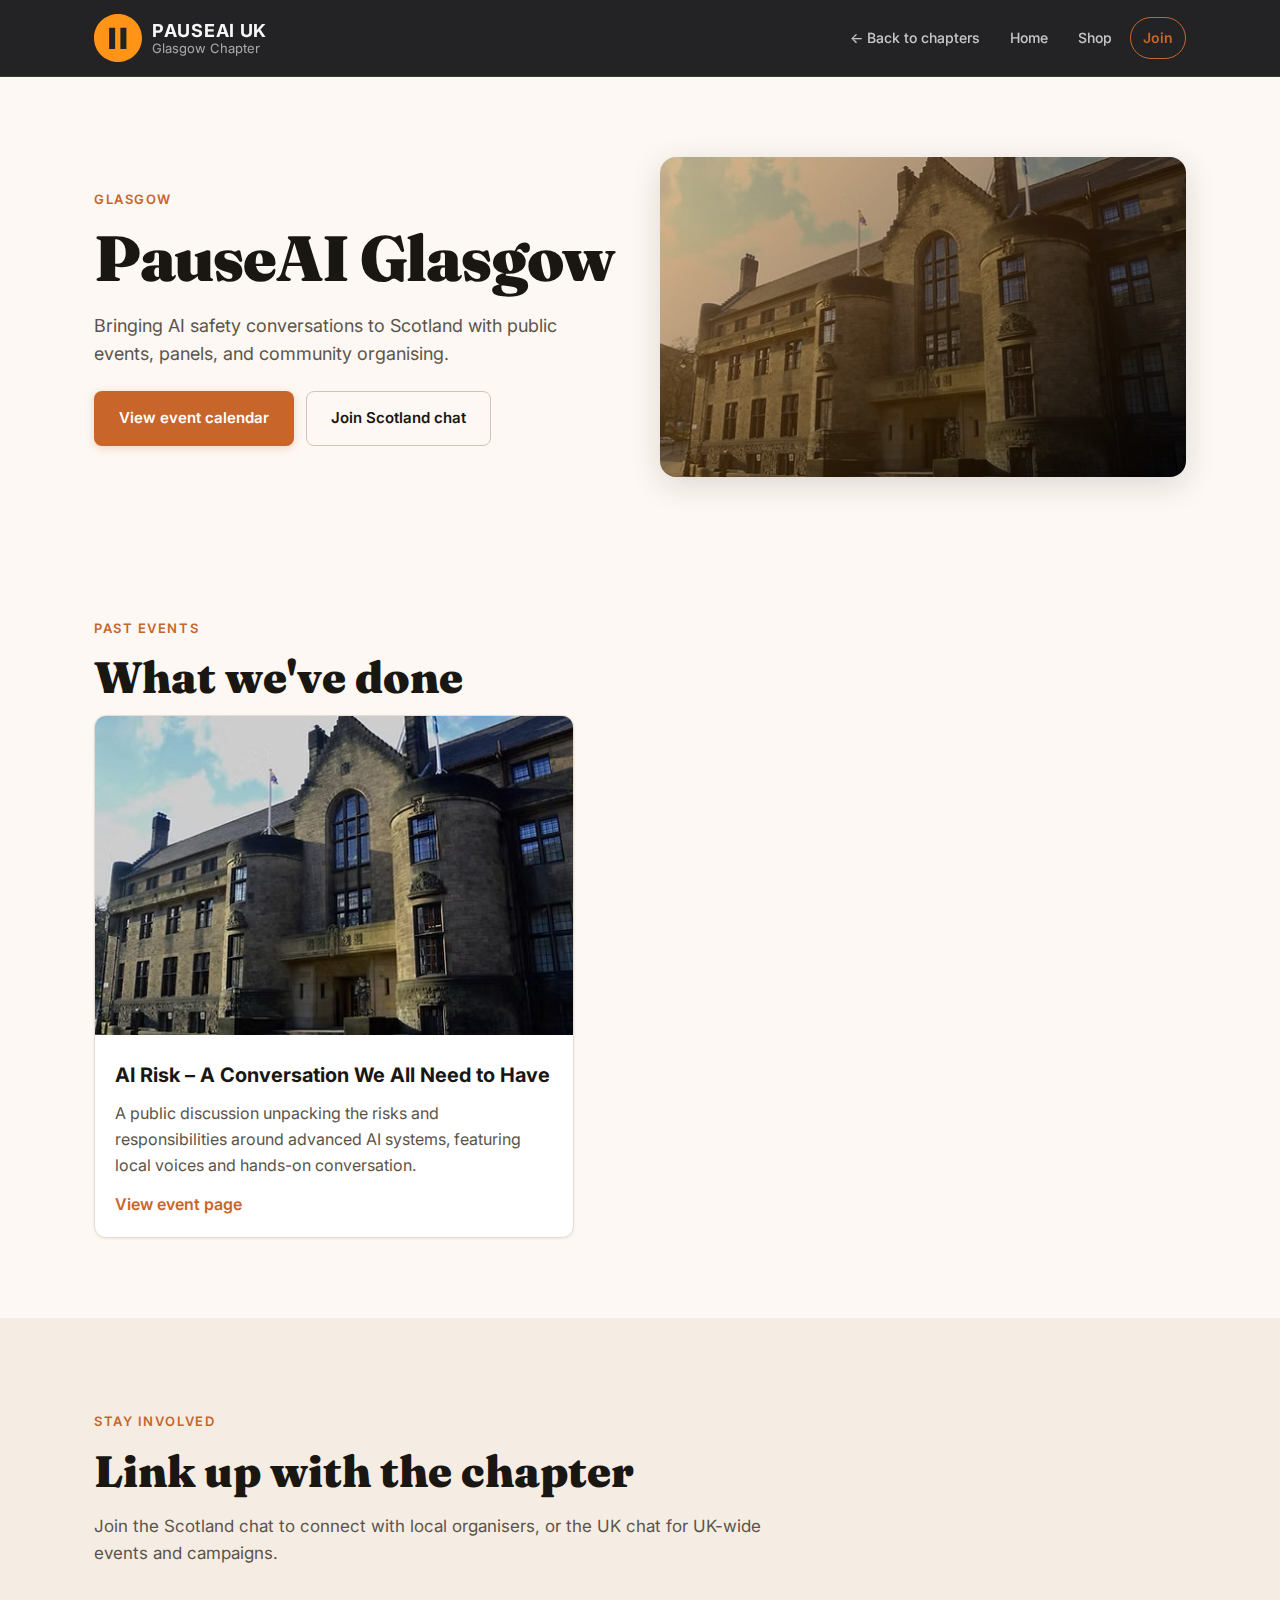
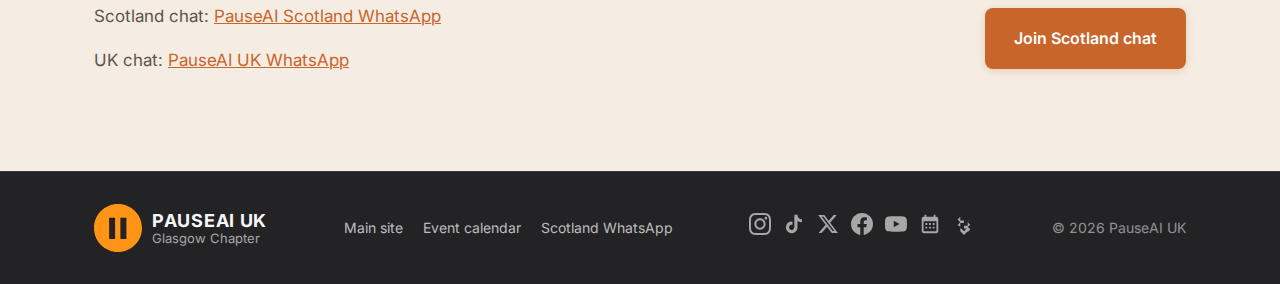
<file: glasgow/index.html>
<!doctype html>
<html lang="en">
  <head>
    <meta charset="utf-8" />
    <meta name="viewport" content="width=device-width, initial-scale=1" />
    <title>PauseAI UK — Glasgow Chapter</title>
    <link rel="canonical" href="/glasgow" />
    <meta property="og:title" content="PauseAI Glasgow" />
    <meta property="og:description" content="PauseAI Glasgow hosts events and conversations on AI risk in Scotland." />
    <meta property="og:image" content="/images/open-graph/open-graph-1200-630.jpg" />
    <meta property="og:image:width" content="1200" />
    <meta property="og:image:height" content="630" />
    <meta property="og:type" content="website" />
    <meta property="og:url" content="https://pauseai.uk/glasgow" />
    <meta name="twitter:card" content="summary_large_image" />
    <meta name="twitter:title" content="PauseAI Glasgow" />
    <meta name="twitter:description" content="PauseAI Glasgow hosts events and conversations on AI risk in Scotland." />
    <meta name="twitter:image" content="/images/open-graph/open-graph-1080-1080.jpg" />
    <link rel="stylesheet" href="../styles.css" />
    <link rel="icon" type="image/png" href="/favicon/favicon-96x96.png" sizes="96x96" />
    <link rel="icon" type="image/svg+xml" href="/favicon/favicon.svg" />
    <link rel="shortcut icon" href="/favicon/favicon.ico" />
    <link rel="apple-touch-icon" sizes="180x180" href="/favicon/apple-touch-icon.png" />
    <meta name="apple-mobile-web-app-title" content="PauseAI UK" />
    <link rel="manifest" href="/favicon/site.webmanifest" />
  </head>
  <body>
    <header class="site-header">
      <div class="container">
        <div class="brand">
          <img src="../images/logos/Pause Symbol.svg" alt="" class="brand-mark" />
          <div class="brand-text">
            <span class="brand-pretitle">PauseAI UK</span>
            <span class="brand-tagline">Glasgow Chapter</span>
          </div>
        </div>
        <button class="burger" aria-label="Menu" aria-expanded="false">
          <span></span><span></span><span></span>
        </button>
        <nav>
          <a href="/#chapters">← Back to chapters</a>
          <a href="/#hero">Home</a>
          <a href="https://pauseai-shop.fourthwall.com/en-gbp" target="_blank" rel="noreferrer">Shop</a>
          <a href="/#join" class="pill pill-primary">Join</a>
        </nav>
      </div>
    </header>

    <main>
      <section class="hero" style="padding-bottom: 48px;">
        <div class="container hero-grid">
          <div class="hero-copy">
            <p class="eyebrow">Glasgow</p>
            <h1>PauseAI Glasgow</h1>
            <p class="lede">
              Bringing AI safety conversations to Scotland with public events, panels, and community organising.
            </p>
            <div class="actions">
              <a class="btn primary" href="https://lu.ma/PauseAI" target="_blank" rel="noreferrer">View event calendar</a>
              <a class="btn ghost" href="https://chat.whatsapp.com/E7JeZgcD9qFAyErBasRzmU" target="_blank" rel="noreferrer">Join Scotland chat</a>
            </div>
          </div>
          <div class="hero-visual">
            <div
              class="hero-photo"
              style="background-image: linear-gradient(135deg, rgba(255, 148, 22, 0.35), rgba(0,0,0,0.65)), url('../images/chapters/glasgow/GlasgowUniUnion.jpg');"
            ></div>
          </div>
        </div>
      </section>

      <section class="section container">
        <div class="section-header">
          <p class="eyebrow">Past events</p>
          <h2>What we've done</h2>
        </div>
        <div class="activity-grid" style="grid-template-columns: 1fr;">
          <article class="activity-card" style="max-width: 480px;">
            <div class="image-frame" style="background-image: url('../images/chapters/glasgow/GlasgowUniUnion.jpg');"></div>
            <div class="card-copy">
              <h3>AI Risk – A Conversation We All Need to Have</h3>
              <p>A public discussion unpacking the risks and responsibilities around advanced AI systems, featuring local voices and hands-on conversation.</p>
              <a class="inline-link" href="https://luma.com/5bmd6rx8" target="_blank" rel="noreferrer">View event page</a>
            </div>
          </article>
        </div>
      </section>

      <section class="section muted">
        <div class="container">
          <div class="section-header">
            <p class="eyebrow">Stay involved</p>
            <h2>Link up with the chapter</h2>
            <p class="section-lede">
              Join the Scotland chat to connect with local organisers, or the UK chat for UK-wide events and campaigns.
            </p>
          </div>
          <div class="callout-inner" style="margin-top: 18px;">
            <div>
              <p class="section-lede">Scotland chat: <a href="https://chat.whatsapp.com/E7JeZgcD9qFAyErBasRzmU" target="_blank" rel="noreferrer">PauseAI Scotland WhatsApp</a></p>
              <p class="section-lede">UK chat: <a href="https://chat.whatsapp.com/BesRzGOwnfNHuQM9fLIr0J" target="_blank" rel="noreferrer">PauseAI UK WhatsApp</a></p>
            </div>
            <a class="btn primary large" href="https://chat.whatsapp.com/E7JeZgcD9qFAyErBasRzmU" target="_blank" rel="noreferrer">Join Scotland chat</a>
          </div>
        </div>
      </section>
    </main>

    <footer class="site-footer">
      <div class="container footer-grid">
        <div class="brand footer-brand">
          <img src="../images/logos/Pause Symbol.svg" alt="" class="brand-mark" />
          <div class="brand-text">
            <span class="brand-pretitle">PauseAI UK</span>
            <span class="brand-tagline">Glasgow Chapter</span>
          </div>
        </div>
        <div class="footer-links">
          <a href="/">Main site</a>
          <a href="https://lu.ma/PauseAI" target="_blank" rel="noreferrer">Event calendar</a>
          <a href="https://chat.whatsapp.com/E7JeZgcD9qFAyErBasRzmU" target="_blank" rel="noreferrer">Scotland WhatsApp</a>
        </div>
        <div class="social-links">
          <a href="https://instagram.com/pauseai_uk" target="_blank" rel="noreferrer" aria-label="Instagram">
            <svg viewBox="0 0 24 24" fill="currentColor"><path d="M12 2.163c3.204 0 3.584.012 4.85.07 3.252.148 4.771 1.691 4.919 4.919.058 1.265.069 1.645.069 4.849 0 3.205-.012 3.584-.069 4.849-.149 3.225-1.664 4.771-4.919 4.919-1.266.058-1.644.07-4.85.07-3.204 0-3.584-.012-4.849-.07-3.26-.149-4.771-1.699-4.919-4.92-.058-1.265-.07-1.644-.07-4.849 0-3.204.013-3.583.07-4.849.149-3.227 1.664-4.771 4.919-4.919 1.266-.057 1.645-.069 4.849-.069zm0-2.163c-3.259 0-3.667.014-4.947.072-4.358.2-6.78 2.618-6.98 6.98-.059 1.281-.073 1.689-.073 4.948 0 3.259.014 3.668.072 4.948.2 4.358 2.618 6.78 6.98 6.98 1.281.058 1.689.072 4.948.072 3.259 0 3.668-.014 4.948-.072 4.354-.2 6.782-2.618 6.979-6.98.059-1.28.073-1.689.073-4.948 0-3.259-.014-3.667-.072-4.947-.196-4.354-2.617-6.78-6.979-6.98-1.281-.059-1.69-.073-4.949-.073zm0 5.838c-3.403 0-6.162 2.759-6.162 6.162s2.759 6.163 6.162 6.163 6.162-2.759 6.162-6.163c0-3.403-2.759-6.162-6.162-6.162zm0 10.162c-2.209 0-4-1.79-4-4 0-2.209 1.791-4 4-4s4 1.791 4 4c0 2.21-1.791 4-4 4zm6.406-11.845c-.796 0-1.441.645-1.441 1.44s.645 1.44 1.441 1.44c.795 0 1.439-.645 1.439-1.44s-.644-1.44-1.439-1.44z"/></svg>
          </a>
          <a href="https://tiktok.com/@pauseai_uk" target="_blank" rel="noreferrer" aria-label="TikTok">
            <svg viewBox="0 0 24 24" fill="currentColor"><path d="M19.59 6.69a4.83 4.83 0 0 1-3.77-4.25V2h-3.45v13.67a2.89 2.89 0 0 1-5.2 1.74 2.89 2.89 0 0 1 2.31-4.64 2.93 2.93 0 0 1 .88.13V9.4a6.84 6.84 0 0 0-1-.05A6.33 6.33 0 0 0 5 20.1a6.34 6.34 0 0 0 10.86-4.43v-7a8.16 8.16 0 0 0 4.77 1.52v-3.4a4.85 4.85 0 0 1-1-.1z"/></svg>
          </a>
          <a href="https://x.com/pauseai_uk" target="_blank" rel="noreferrer" aria-label="X (Twitter)">
            <svg viewBox="0 0 24 24" fill="currentColor"><path d="M18.244 2.25h3.308l-7.227 8.26 8.502 11.24H16.17l-5.214-6.817L4.99 21.75H1.68l7.73-8.835L1.254 2.25H8.08l4.713 6.231zm-1.161 17.52h1.833L7.084 4.126H5.117z"/></svg>
          </a>
          <a href="https://www.facebook.com/people/Pause-AI-UK/61587358827177/" target="_blank" rel="noreferrer" aria-label="Facebook">
            <svg viewBox="0 0 24 24" fill="currentColor"><path d="M24 12.073c0-6.627-5.373-12-12-12s-12 5.373-12 12c0 5.99 4.388 10.954 10.125 11.854v-8.385H7.078v-3.47h3.047V9.43c0-3.007 1.792-4.669 4.533-4.669 1.312 0 2.686.235 2.686.235v2.953H15.83c-1.491 0-1.956.925-1.956 1.874v2.25h3.328l-.532 3.47h-2.796v8.385C19.612 23.027 24 18.062 24 12.073z"/></svg>
          </a>
          <a href="https://www.youtube.com/@PauseAI" target="_blank" rel="noreferrer" aria-label="YouTube">
            <svg viewBox="0 0 24 24" fill="currentColor"><path d="M23.498 6.186a3.016 3.016 0 0 0-2.122-2.136C19.505 3.545 12 3.545 12 3.545s-7.505 0-9.377.505A3.017 3.017 0 0 0 .502 6.186C0 8.07 0 12 0 12s0 3.93.502 5.814a3.016 3.016 0 0 0 2.122 2.136c1.871.505 9.376.505 9.376.505s7.505 0 9.377-.505a3.015 3.015 0 0 0 2.122-2.136C24 15.93 24 12 24 12s0-3.93-.502-5.814zM9.545 15.568V8.432L15.818 12l-6.273 3.568z"/></svg>
          </a>
          <a href="https://lu.ma/PauseAI" target="_blank" rel="noreferrer" aria-label="Events Calendar">
            <svg viewBox="0 0 24 24" fill="currentColor"><path d="M19 4h-1V2h-2v2H8V2H6v2H5c-1.11 0-1.99.9-1.99 2L3 20a2 2 0 002 2h14c1.1 0 2-.9 2-2V6c0-1.1-.9-2-2-2zm0 16H5V9h14v11zM9 11H7v2h2v-2zm4 0h-2v2h2v-2zm4 0h-2v2h2v-2zm-8 4H7v2h2v-2zm4 0h-2v2h2v-2zm4 0h-2v2h2v-2z"/></svg>
          </a>
          <a href="https://linktr.ee/pauseai_uk" target="_blank" rel="noreferrer" aria-label="Linktree">
            <svg viewBox="0 0 24 24" fill="currentColor"><path d="M7.953 15.066l-.038-4.036 4.044-.006v-2.93l-4.044.006.038-3.995L5.03 6.998l2.89 3.035-2.89 2.993 2.923 2.04zm8.091 0l2.924-2.04-2.89-2.993 2.89-3.035-2.923 2.893.038 3.995-4.044-.006v2.93l4.044.006-.038 4.036 2.923-2.893zM12 19.921L9.077 16.95H7.953v2.97L12 24l4.047-4.08v-2.97h-1.124L12 19.921z"/></svg>
          </a>
        </div>
        <small>© <span id="year"></span> PauseAI UK</small>
      </div>
    </footer>
    <script src="../script.js"></script>
  </body>
  </html>
</file>
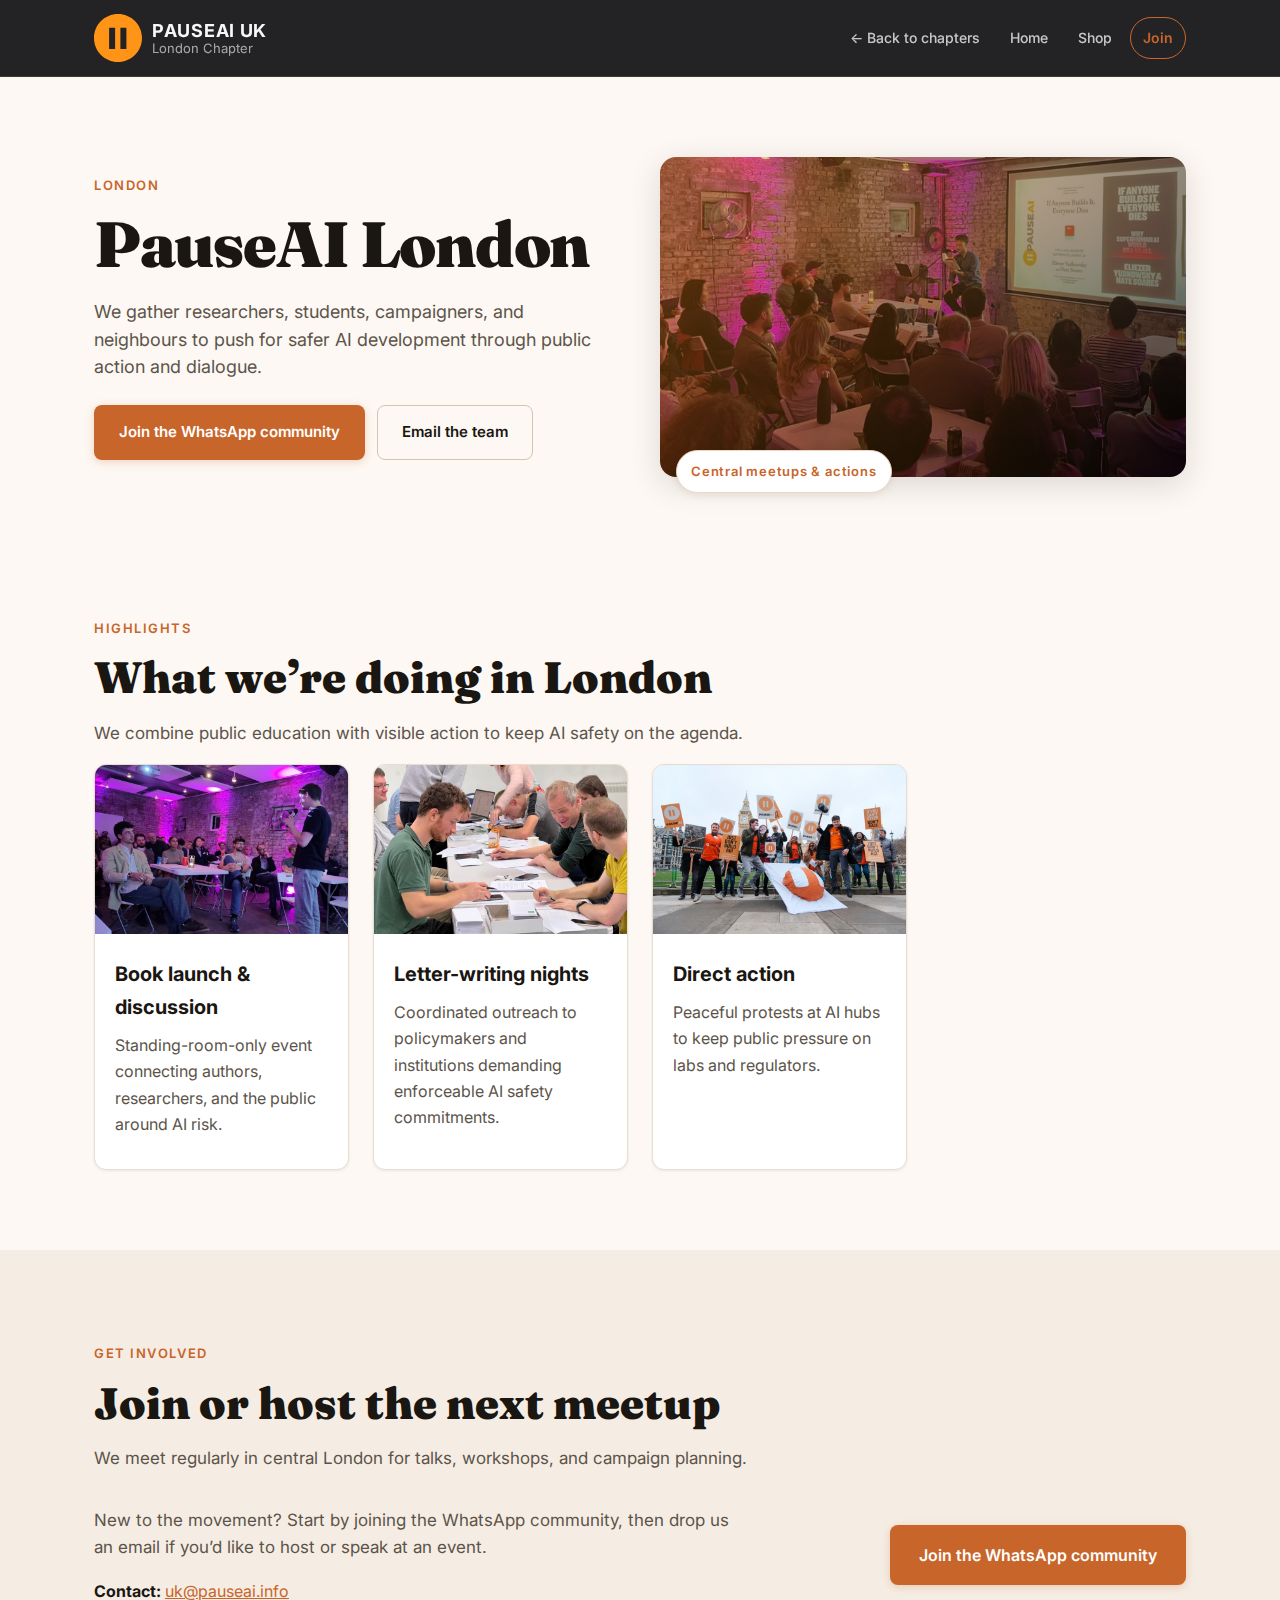
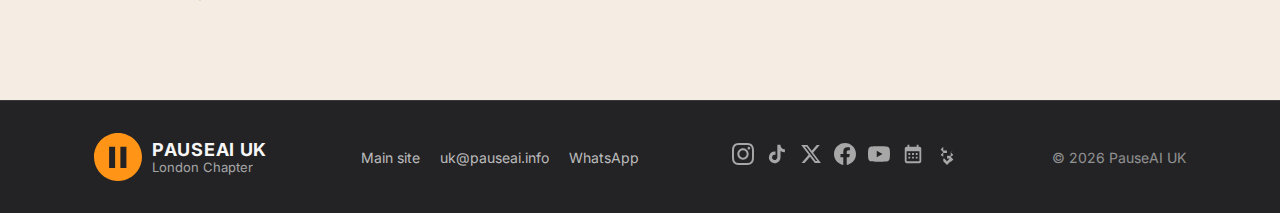
<file: london/index.html>
<!doctype html>
<html lang="en">
  <head>
    <meta charset="utf-8" />
    <meta name="viewport" content="width=device-width, initial-scale=1" />
    <title>PauseAI UK — London Chapter</title>
    <link rel="canonical" href="/london" />
    <meta property="og:title" content="PauseAI London" />
    <meta property="og:description" content="Join PauseAI London for meetups, protests, and AI safety advocacy." />
    <meta property="og:image" content="/images/open-graph/open-graph-1200-630.jpg" />
    <meta property="og:image:width" content="1200" />
    <meta property="og:image:height" content="630" />
    <meta property="og:type" content="website" />
    <meta property="og:url" content="https://pauseai.uk/london" />
    <meta name="twitter:card" content="summary_large_image" />
    <meta name="twitter:title" content="PauseAI London" />
    <meta name="twitter:description" content="Join PauseAI London for meetups, protests, and AI safety advocacy." />
    <meta name="twitter:image" content="/images/open-graph/open-graph-1080-1080.jpg" />
    <link rel="stylesheet" href="../styles.css" />
    <link rel="icon" type="image/png" href="/favicon/favicon-96x96.png" sizes="96x96" />
    <link rel="icon" type="image/svg+xml" href="/favicon/favicon.svg" />
    <link rel="shortcut icon" href="/favicon/favicon.ico" />
    <link rel="apple-touch-icon" sizes="180x180" href="/favicon/apple-touch-icon.png" />
    <meta name="apple-mobile-web-app-title" content="PauseAI UK" />
    <link rel="manifest" href="/favicon/site.webmanifest" />
  </head>
  <body>
    <header class="site-header">
      <div class="container">
        <div class="brand">
          <img src="../images/logos/Pause Symbol.svg" alt="" class="brand-mark" />
          <div class="brand-text">
            <span class="brand-pretitle">PauseAI UK</span>
            <span class="brand-tagline">London Chapter</span>
          </div>
        </div>
        <button class="burger" aria-label="Menu" aria-expanded="false">
          <span></span><span></span><span></span>
        </button>
        <nav>
          <a href="/#chapters">← Back to chapters</a>
          <a href="/">Home</a>
          <a href="https://pauseai-shop.fourthwall.com/en-gbp" target="_blank" rel="noreferrer">Shop</a>
          <a href="/#join" class="pill pill-primary">Join</a>
        </nav>
      </div>
    </header>

    <main>
      <section class="hero" style="padding-bottom: 48px;">
        <div class="container hero-grid">
          <div class="hero-copy">
            <p class="eyebrow">London</p>
            <h1>PauseAI London</h1>
            <p class="lede">
              We gather researchers, students, campaigners, and neighbours to push for safer AI development through public action and dialogue.
            </p>
            <div class="actions">
              <a class="btn primary" href="https://chat.whatsapp.com/BesRzGOwnfNHuQM9fLIr0J" target="_blank" rel="noreferrer">Join the WhatsApp community</a>
              <a class="btn ghost" href="mailto:uk@pauseai.info">Email the team</a>
            </div>
          </div>
          <div class="hero-visual">
            <div
              class="hero-photo"
              style="background-image: linear-gradient(135deg, rgba(255, 148, 22, 0.35), rgba(0,0,0,0.65)), url('../images/book-launch-2025/G1kOF_EXMAA7yfX.jpeg');"
            ></div>
            <div class="hero-badge">Central meetups &amp; actions</div>
          </div>
        </div>
      </section>

      <section class="section container">
        <div class="section-header">
          <p class="eyebrow">Highlights</p>
          <h2>What we’re doing in London</h2>
          <p class="section-lede">
            We combine public education with visible action to keep AI safety on the agenda.
          </p>
        </div>
        <div class="activity-grid">
          <article class="activity-card">
            <div class="image-frame" style="background-image: url('../images/book-launch-2025/G1kOpmRWQAA8g2n.jpeg');"></div>
            <div class="card-copy">
              <h3>Book launch &amp; discussion</h3>
              <p>Standing-room-only event connecting authors, researchers, and the public around AI risk.</p>
            </div>
          </article>
          <article class="activity-card">
            <div class="image-frame" style="background-image: url('../images/letter-writing/G2DG8xBXMAABxmR.jpeg');"></div>
            <div class="card-copy">
              <h3>Letter-writing nights</h3>
              <p>Coordinated outreach to policymakers and institutions demanding enforceable AI safety commitments.</p>
            </div>
          </article>
          <article class="activity-card">
            <div class="image-frame" style="background-image: url('../images/front-page/Protest London 02-2025.jpg');"></div>
            <div class="card-copy">
              <h3>Direct action</h3>
              <p>Peaceful protests at AI hubs to keep public pressure on labs and regulators.</p>
            </div>
          </article>
        </div>
      </section>

      <section class="section muted">
        <div class="container">
          <div class="section-header">
            <p class="eyebrow">Get involved</p>
            <h2>Join or host the next meetup</h2>
            <p class="section-lede">
              We meet regularly in central London for talks, workshops, and campaign planning.
            </p>
          </div>
          <div class="callout-inner">
            <div>
              <p class="section-lede" style="max-width: 640px;">
                New to the movement? Start by joining the WhatsApp community, then drop us an email if you’d like to host or speak at an event.
              </p>
              <p><strong>Contact:</strong> <a href="mailto:uk@pauseai.info">uk@pauseai.info</a></p>
            </div>
            <a class="btn primary large" href="https://chat.whatsapp.com/BesRzGOwnfNHuQM9fLIr0J" target="_blank" rel="noreferrer">Join the WhatsApp community</a>
          </div>
        </div>
      </section>
    </main>

    <footer class="site-footer">
      <div class="container footer-grid">
        <div class="brand footer-brand">
          <img src="../images/logos/Pause Symbol.svg" alt="" class="brand-mark" />
          <div class="brand-text">
            <span class="brand-pretitle">PauseAI UK</span>
            <span class="brand-tagline">London Chapter</span>
          </div>
        </div>
        <div class="footer-links">
          <a href="/">Main site</a>
          <a href="mailto:uk@pauseai.info">uk@pauseai.info</a>
          <a href="https://chat.whatsapp.com/BesRzGOwnfNHuQM9fLIr0J" target="_blank" rel="noreferrer">WhatsApp</a>
        </div>
        <div class="social-links">
          <a href="https://instagram.com/pauseai_uk" target="_blank" rel="noreferrer" aria-label="Instagram">
            <svg viewBox="0 0 24 24" fill="currentColor"><path d="M12 2.163c3.204 0 3.584.012 4.85.07 3.252.148 4.771 1.691 4.919 4.919.058 1.265.069 1.645.069 4.849 0 3.205-.012 3.584-.069 4.849-.149 3.225-1.664 4.771-4.919 4.919-1.266.058-1.644.07-4.85.07-3.204 0-3.584-.012-4.849-.07-3.26-.149-4.771-1.699-4.919-4.92-.058-1.265-.07-1.644-.07-4.849 0-3.204.013-3.583.07-4.849.149-3.227 1.664-4.771 4.919-4.919 1.266-.057 1.645-.069 4.849-.069zm0-2.163c-3.259 0-3.667.014-4.947.072-4.358.2-6.78 2.618-6.98 6.98-.059 1.281-.073 1.689-.073 4.948 0 3.259.014 3.668.072 4.948.2 4.358 2.618 6.78 6.98 6.98 1.281.058 1.689.072 4.948.072 3.259 0 3.668-.014 4.948-.072 4.354-.2 6.782-2.618 6.979-6.98.059-1.28.073-1.689.073-4.948 0-3.259-.014-3.667-.072-4.947-.196-4.354-2.617-6.78-6.979-6.98-1.281-.059-1.69-.073-4.949-.073zm0 5.838c-3.403 0-6.162 2.759-6.162 6.162s2.759 6.163 6.162 6.163 6.162-2.759 6.162-6.163c0-3.403-2.759-6.162-6.162-6.162zm0 10.162c-2.209 0-4-1.79-4-4 0-2.209 1.791-4 4-4s4 1.791 4 4c0 2.21-1.791 4-4 4zm6.406-11.845c-.796 0-1.441.645-1.441 1.44s.645 1.44 1.441 1.44c.795 0 1.439-.645 1.439-1.44s-.644-1.44-1.439-1.44z"/></svg>
          </a>
          <a href="https://tiktok.com/@pauseai_uk" target="_blank" rel="noreferrer" aria-label="TikTok">
            <svg viewBox="0 0 24 24" fill="currentColor"><path d="M19.59 6.69a4.83 4.83 0 0 1-3.77-4.25V2h-3.45v13.67a2.89 2.89 0 0 1-5.2 1.74 2.89 2.89 0 0 1 2.31-4.64 2.93 2.93 0 0 1 .88.13V9.4a6.84 6.84 0 0 0-1-.05A6.33 6.33 0 0 0 5 20.1a6.34 6.34 0 0 0 10.86-4.43v-7a8.16 8.16 0 0 0 4.77 1.52v-3.4a4.85 4.85 0 0 1-1-.1z"/></svg>
          </a>
          <a href="https://x.com/pauseai_uk" target="_blank" rel="noreferrer" aria-label="X (Twitter)">
            <svg viewBox="0 0 24 24" fill="currentColor"><path d="M18.244 2.25h3.308l-7.227 8.26 8.502 11.24H16.17l-5.214-6.817L4.99 21.75H1.68l7.73-8.835L1.254 2.25H8.08l4.713 6.231zm-1.161 17.52h1.833L7.084 4.126H5.117z"/></svg>
          </a>
          <a href="https://www.facebook.com/people/Pause-AI-UK/61587358827177/" target="_blank" rel="noreferrer" aria-label="Facebook">
            <svg viewBox="0 0 24 24" fill="currentColor"><path d="M24 12.073c0-6.627-5.373-12-12-12s-12 5.373-12 12c0 5.99 4.388 10.954 10.125 11.854v-8.385H7.078v-3.47h3.047V9.43c0-3.007 1.792-4.669 4.533-4.669 1.312 0 2.686.235 2.686.235v2.953H15.83c-1.491 0-1.956.925-1.956 1.874v2.25h3.328l-.532 3.47h-2.796v8.385C19.612 23.027 24 18.062 24 12.073z"/></svg>
          </a>
          <a href="https://www.youtube.com/@PauseAI" target="_blank" rel="noreferrer" aria-label="YouTube">
            <svg viewBox="0 0 24 24" fill="currentColor"><path d="M23.498 6.186a3.016 3.016 0 0 0-2.122-2.136C19.505 3.545 12 3.545 12 3.545s-7.505 0-9.377.505A3.017 3.017 0 0 0 .502 6.186C0 8.07 0 12 0 12s0 3.93.502 5.814a3.016 3.016 0 0 0 2.122 2.136c1.871.505 9.376.505 9.376.505s7.505 0 9.377-.505a3.015 3.015 0 0 0 2.122-2.136C24 15.93 24 12 24 12s0-3.93-.502-5.814zM9.545 15.568V8.432L15.818 12l-6.273 3.568z"/></svg>
          </a>
          <a href="https://lu.ma/PauseAI" target="_blank" rel="noreferrer" aria-label="Events Calendar">
            <svg viewBox="0 0 24 24" fill="currentColor"><path d="M19 4h-1V2h-2v2H8V2H6v2H5c-1.11 0-1.99.9-1.99 2L3 20a2 2 0 002 2h14c1.1 0 2-.9 2-2V6c0-1.1-.9-2-2-2zm0 16H5V9h14v11zM9 11H7v2h2v-2zm4 0h-2v2h2v-2zm4 0h-2v2h2v-2zm-8 4H7v2h2v-2zm4 0h-2v2h2v-2zm4 0h-2v2h2v-2z"/></svg>
          </a>
          <a href="https://linktr.ee/pauseai_uk" target="_blank" rel="noreferrer" aria-label="Linktree">
            <svg viewBox="0 0 24 24" fill="currentColor"><path d="M7.953 15.066l-.038-4.036 4.044-.006v-2.93l-4.044.006.038-3.995L5.03 6.998l2.89 3.035-2.89 2.993 2.923 2.04zm8.091 0l2.924-2.04-2.89-2.993 2.89-3.035-2.923 2.893.038 3.995-4.044-.006v2.93l4.044.006-.038 4.036 2.923-2.893zM12 19.921L9.077 16.95H7.953v2.97L12 24l4.047-4.08v-2.97h-1.124L12 19.921z"/></svg>
          </a>
        </div>
        <small>© <span id="year"></span> PauseAI UK</small>
      </div>
    </footer>
    <script src="../script.js"></script>
  </body>
  </html>
</file>
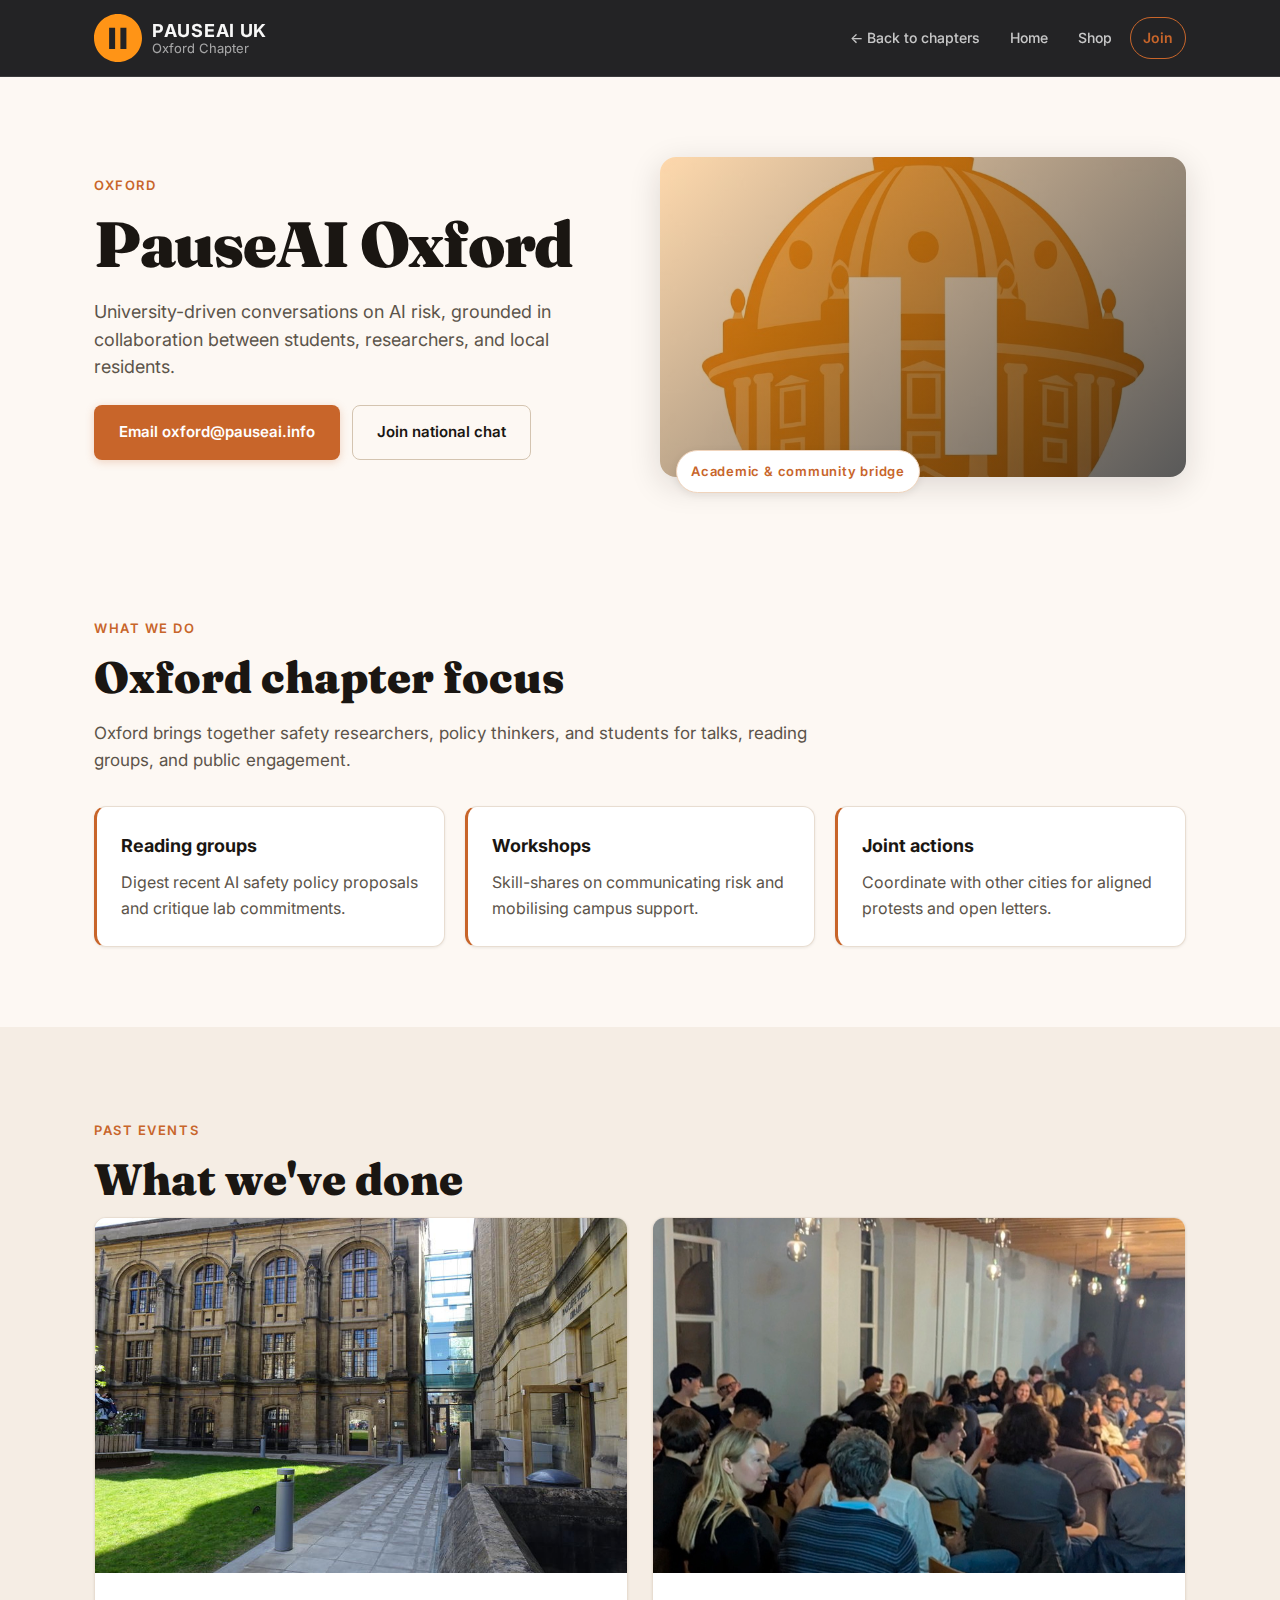
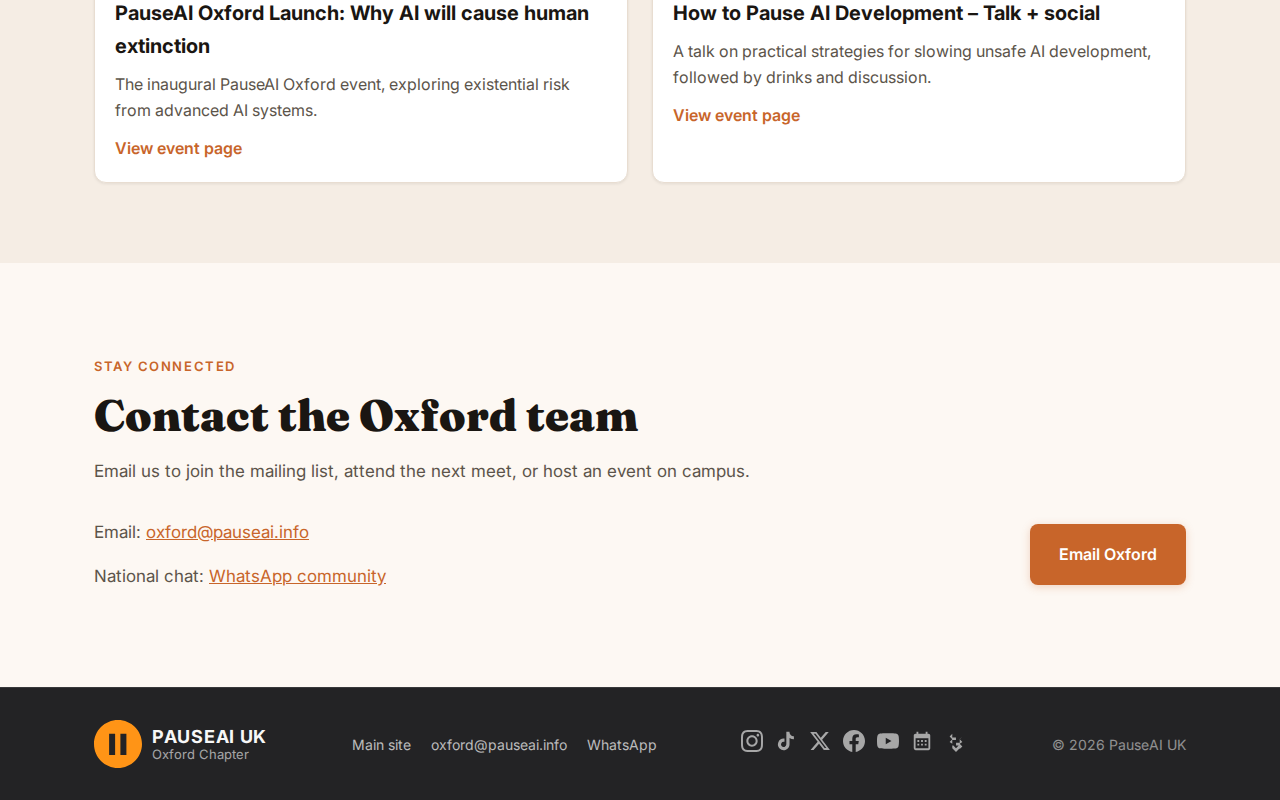
<file: oxford/index.html>
<!doctype html>
<html lang="en">
  <head>
    <meta charset="utf-8" />
    <meta name="viewport" content="width=device-width, initial-scale=1" />
    <title>PauseAI UK — Oxford Chapter</title>
    <link rel="canonical" href="/oxford" />
    <meta property="og:title" content="PauseAI Oxford" />
    <meta property="og:description" content="PauseAI Oxford links students, researchers, and locals to discuss and act on AI safety." />
    <meta property="og:image" content="/images/open-graph/open-graph-1200-630.jpg" />
    <meta property="og:image:width" content="1200" />
    <meta property="og:image:height" content="630" />
    <meta property="og:type" content="website" />
    <meta property="og:url" content="https://pauseai.uk/oxford" />
    <meta name="twitter:card" content="summary_large_image" />
    <meta name="twitter:title" content="PauseAI Oxford" />
    <meta name="twitter:description" content="PauseAI Oxford links students, researchers, and locals to discuss and act on AI safety." />
    <meta name="twitter:image" content="/images/open-graph/open-graph-1080-1080.jpg" />
    <link rel="stylesheet" href="../styles.css" />
    <link rel="icon" type="image/png" href="/favicon/favicon-96x96.png" sizes="96x96" />
    <link rel="icon" type="image/svg+xml" href="/favicon/favicon.svg" />
    <link rel="shortcut icon" href="/favicon/favicon.ico" />
    <link rel="apple-touch-icon" sizes="180x180" href="/favicon/apple-touch-icon.png" />
    <meta name="apple-mobile-web-app-title" content="PauseAI UK" />
    <link rel="manifest" href="/favicon/site.webmanifest" />
  </head>
  <body>
    <header class="site-header">
      <div class="container">
        <div class="brand">
          <img src="../images/logos/Pause Symbol.svg" alt="" class="brand-mark" />
          <div class="brand-text">
            <span class="brand-pretitle">PauseAI UK</span>
            <span class="brand-tagline">Oxford Chapter</span>
          </div>
        </div>
        <button class="burger" aria-label="Menu" aria-expanded="false">
          <span></span><span></span><span></span>
        </button>
        <nav>
          <a href="/#chapters">← Back to chapters</a>
          <a href="/">Home</a>
          <a href="https://pauseai-shop.fourthwall.com/en-gbp" target="_blank" rel="noreferrer">Shop</a>
          <a href="/#join" class="pill pill-primary">Join</a>
        </nav>
      </div>
    </header>

    <main>
      <section class="hero" style="padding-bottom: 48px;">
        <div class="container hero-grid">
          <div class="hero-copy">
            <p class="eyebrow">Oxford</p>
            <h1>PauseAI Oxford</h1>
            <p class="lede">
              University-driven conversations on AI risk, grounded in collaboration between students, researchers, and local residents.
            </p>
            <div class="actions">
              <a class="btn primary" href="mailto:oxford@pauseai.info">Email oxford@pauseai.info</a>
              <a class="btn ghost" href="/#get-involved">Join national chat</a>
            </div>
          </div>
          <div class="hero-visual">
            <div
              class="hero-photo"
              style="background-image: linear-gradient(135deg, rgba(255, 148, 22, 0.35), rgba(0,0,0,0.65)), url('../images/chapters/oxford/PauseAI Oxford.jpg');"
            ></div>
            <div class="hero-badge">Academic &amp; community bridge</div>
          </div>
        </div>
      </section>

      <section class="section container">
        <div class="section-header">
          <p class="eyebrow">What we do</p>
          <h2>Oxford chapter focus</h2>
          <p class="section-lede">
            Oxford brings together safety researchers, policy thinkers, and students for talks, reading groups, and public engagement.
          </p>
        </div>
        <div class="feature-grid">
          <article class="feature-card">
            <div class="dot"></div>
            <h3>Reading groups</h3>
            <p>Digest recent AI safety policy proposals and critique lab commitments.</p>
          </article>
          <article class="feature-card">
            <div class="dot"></div>
            <h3>Workshops</h3>
            <p>Skill-shares on communicating risk and mobilising campus support.</p>
          </article>
          <article class="feature-card">
            <div class="dot"></div>
            <h3>Joint actions</h3>
            <p>Coordinate with other cities for aligned protests and open letters.</p>
          </article>
        </div>
      </section>

      <section class="section muted">
        <div class="container">
          <div class="section-header">
            <p class="eyebrow">Past events</p>
            <h2>What we've done</h2>
          </div>
          <div class="activity-grid" style="grid-template-columns: repeat(auto-fit, minmax(280px, 1fr));">
            <article class="activity-card">
              <div class="image-frame" style="background-image: url('../images/chapters/oxford/ReubenCollege.jpg');"></div>
              <div class="card-copy">
                <h3>PauseAI Oxford Launch: Why AI will cause human extinction</h3>
                <p>The inaugural PauseAI Oxford event, exploring existential risk from advanced AI systems.</p>
                <a class="inline-link" href="https://luma.com/5li0gx6b" target="_blank" rel="noreferrer">View event page</a>
              </div>
            </article>
            <article class="activity-card">
              <div class="image-frame" style="background-image: url('../images/chapters/oxford/ReubenBar.jpg');"></div>
              <div class="card-copy">
                <h3>How to Pause AI Development – Talk + social</h3>
                <p>A talk on practical strategies for slowing unsafe AI development, followed by drinks and discussion.</p>
                <a class="inline-link" href="https://luma.com/lqnts0io" target="_blank" rel="noreferrer">View event page</a>
              </div>
            </article>
          </div>
        </div>
      </section>

      <section class="section">
        <div class="container">
          <div class="section-header">
            <p class="eyebrow">Stay connected</p>
            <h2>Contact the Oxford team</h2>
            <p class="section-lede">
              Email us to join the mailing list, attend the next meet, or host an event on campus.
            </p>
          </div>
          <div class="callout-inner">
            <div>
              <p class="section-lede">Email: <a href="mailto:oxford@pauseai.info">oxford@pauseai.info</a></p>
              <p class="section-lede">National chat: <a href="https://chat.whatsapp.com/BesRzGOwnfNHuQM9fLIr0J" target="_blank" rel="noreferrer">WhatsApp community</a></p>
            </div>
            <a class="btn primary large" href="mailto:oxford@pauseai.info">Email Oxford</a>
          </div>
        </div>
      </section>
    </main>

    <footer class="site-footer">
      <div class="container footer-grid">
        <div class="brand footer-brand">
          <img src="../images/logos/Pause Symbol.svg" alt="" class="brand-mark" />
          <div class="brand-text">
            <span class="brand-pretitle">PauseAI UK</span>
            <span class="brand-tagline">Oxford Chapter</span>
          </div>
        </div>
        <div class="footer-links">
          <a href="/">Main site</a>
          <a href="mailto:oxford@pauseai.info">oxford@pauseai.info</a>
          <a href="https://chat.whatsapp.com/BesRzGOwnfNHuQM9fLIr0J" target="_blank" rel="noreferrer">WhatsApp</a>
        </div>
        <div class="social-links">
          <a href="https://instagram.com/pauseai_uk" target="_blank" rel="noreferrer" aria-label="Instagram">
            <svg viewBox="0 0 24 24" fill="currentColor"><path d="M12 2.163c3.204 0 3.584.012 4.85.07 3.252.148 4.771 1.691 4.919 4.919.058 1.265.069 1.645.069 4.849 0 3.205-.012 3.584-.069 4.849-.149 3.225-1.664 4.771-4.919 4.919-1.266.058-1.644.07-4.85.07-3.204 0-3.584-.012-4.849-.07-3.26-.149-4.771-1.699-4.919-4.92-.058-1.265-.07-1.644-.07-4.849 0-3.204.013-3.583.07-4.849.149-3.227 1.664-4.771 4.919-4.919 1.266-.057 1.645-.069 4.849-.069zm0-2.163c-3.259 0-3.667.014-4.947.072-4.358.2-6.78 2.618-6.98 6.98-.059 1.281-.073 1.689-.073 4.948 0 3.259.014 3.668.072 4.948.2 4.358 2.618 6.78 6.98 6.98 1.281.058 1.689.072 4.948.072 3.259 0 3.668-.014 4.948-.072 4.354-.2 6.782-2.618 6.979-6.98.059-1.28.073-1.689.073-4.948 0-3.259-.014-3.667-.072-4.947-.196-4.354-2.617-6.78-6.979-6.98-1.281-.059-1.69-.073-4.949-.073zm0 5.838c-3.403 0-6.162 2.759-6.162 6.162s2.759 6.163 6.162 6.163 6.162-2.759 6.162-6.163c0-3.403-2.759-6.162-6.162-6.162zm0 10.162c-2.209 0-4-1.79-4-4 0-2.209 1.791-4 4-4s4 1.791 4 4c0 2.21-1.791 4-4 4zm6.406-11.845c-.796 0-1.441.645-1.441 1.44s.645 1.44 1.441 1.44c.795 0 1.439-.645 1.439-1.44s-.644-1.44-1.439-1.44z"/></svg>
          </a>
          <a href="https://tiktok.com/@pauseai_uk" target="_blank" rel="noreferrer" aria-label="TikTok">
            <svg viewBox="0 0 24 24" fill="currentColor"><path d="M19.59 6.69a4.83 4.83 0 0 1-3.77-4.25V2h-3.45v13.67a2.89 2.89 0 0 1-5.2 1.74 2.89 2.89 0 0 1 2.31-4.64 2.93 2.93 0 0 1 .88.13V9.4a6.84 6.84 0 0 0-1-.05A6.33 6.33 0 0 0 5 20.1a6.34 6.34 0 0 0 10.86-4.43v-7a8.16 8.16 0 0 0 4.77 1.52v-3.4a4.85 4.85 0 0 1-1-.1z"/></svg>
          </a>
          <a href="https://x.com/pauseai_uk" target="_blank" rel="noreferrer" aria-label="X (Twitter)">
            <svg viewBox="0 0 24 24" fill="currentColor"><path d="M18.244 2.25h3.308l-7.227 8.26 8.502 11.24H16.17l-5.214-6.817L4.99 21.75H1.68l7.73-8.835L1.254 2.25H8.08l4.713 6.231zm-1.161 17.52h1.833L7.084 4.126H5.117z"/></svg>
          </a>
          <a href="https://www.facebook.com/people/Pause-AI-UK/61587358827177/" target="_blank" rel="noreferrer" aria-label="Facebook">
            <svg viewBox="0 0 24 24" fill="currentColor"><path d="M24 12.073c0-6.627-5.373-12-12-12s-12 5.373-12 12c0 5.99 4.388 10.954 10.125 11.854v-8.385H7.078v-3.47h3.047V9.43c0-3.007 1.792-4.669 4.533-4.669 1.312 0 2.686.235 2.686.235v2.953H15.83c-1.491 0-1.956.925-1.956 1.874v2.25h3.328l-.532 3.47h-2.796v8.385C19.612 23.027 24 18.062 24 12.073z"/></svg>
          </a>
          <a href="https://www.youtube.com/@PauseAI" target="_blank" rel="noreferrer" aria-label="YouTube">
            <svg viewBox="0 0 24 24" fill="currentColor"><path d="M23.498 6.186a3.016 3.016 0 0 0-2.122-2.136C19.505 3.545 12 3.545 12 3.545s-7.505 0-9.377.505A3.017 3.017 0 0 0 .502 6.186C0 8.07 0 12 0 12s0 3.93.502 5.814a3.016 3.016 0 0 0 2.122 2.136c1.871.505 9.376.505 9.376.505s7.505 0 9.377-.505a3.015 3.015 0 0 0 2.122-2.136C24 15.93 24 12 24 12s0-3.93-.502-5.814zM9.545 15.568V8.432L15.818 12l-6.273 3.568z"/></svg>
          </a>
          <a href="https://lu.ma/PauseAI" target="_blank" rel="noreferrer" aria-label="Events Calendar">
            <svg viewBox="0 0 24 24" fill="currentColor"><path d="M19 4h-1V2h-2v2H8V2H6v2H5c-1.11 0-1.99.9-1.99 2L3 20a2 2 0 002 2h14c1.1 0 2-.9 2-2V6c0-1.1-.9-2-2-2zm0 16H5V9h14v11zM9 11H7v2h2v-2zm4 0h-2v2h2v-2zm4 0h-2v2h2v-2zm-8 4H7v2h2v-2zm4 0h-2v2h2v-2zm4 0h-2v2h2v-2z"/></svg>
          </a>
          <a href="https://linktr.ee/pauseai_uk" target="_blank" rel="noreferrer" aria-label="Linktree">
            <svg viewBox="0 0 24 24" fill="currentColor"><path d="M7.953 15.066l-.038-4.036 4.044-.006v-2.93l-4.044.006.038-3.995L5.03 6.998l2.89 3.035-2.89 2.993 2.923 2.04zm8.091 0l2.924-2.04-2.89-2.993 2.89-3.035-2.923 2.893.038 3.995-4.044-.006v2.93l4.044.006-.038 4.036 2.923-2.893zM12 19.921L9.077 16.95H7.953v2.97L12 24l4.047-4.08v-2.97h-1.124L12 19.921z"/></svg>
          </a>
        </div>
        <small>© <span id="year"></span> PauseAI UK</small>
      </div>
    </footer>
    <script src="../script.js"></script>
  </body>
  </html>
</file>
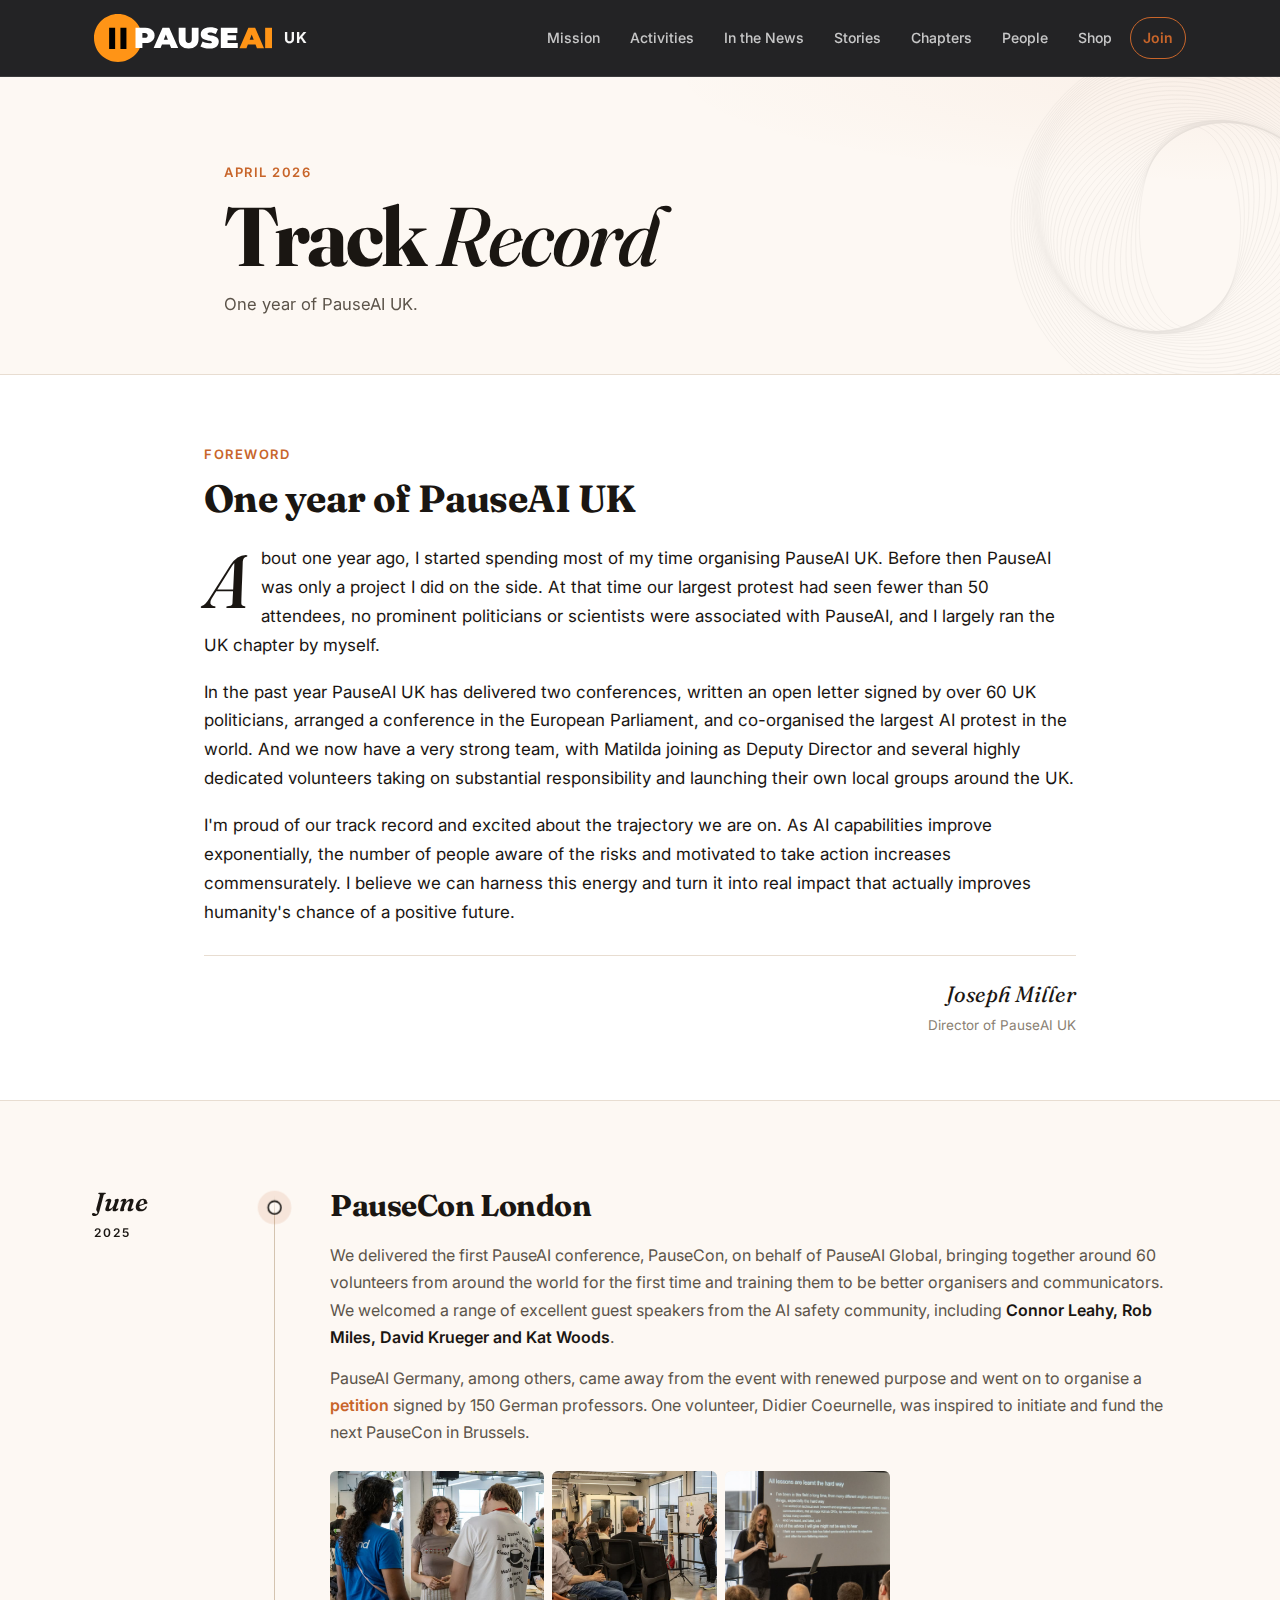
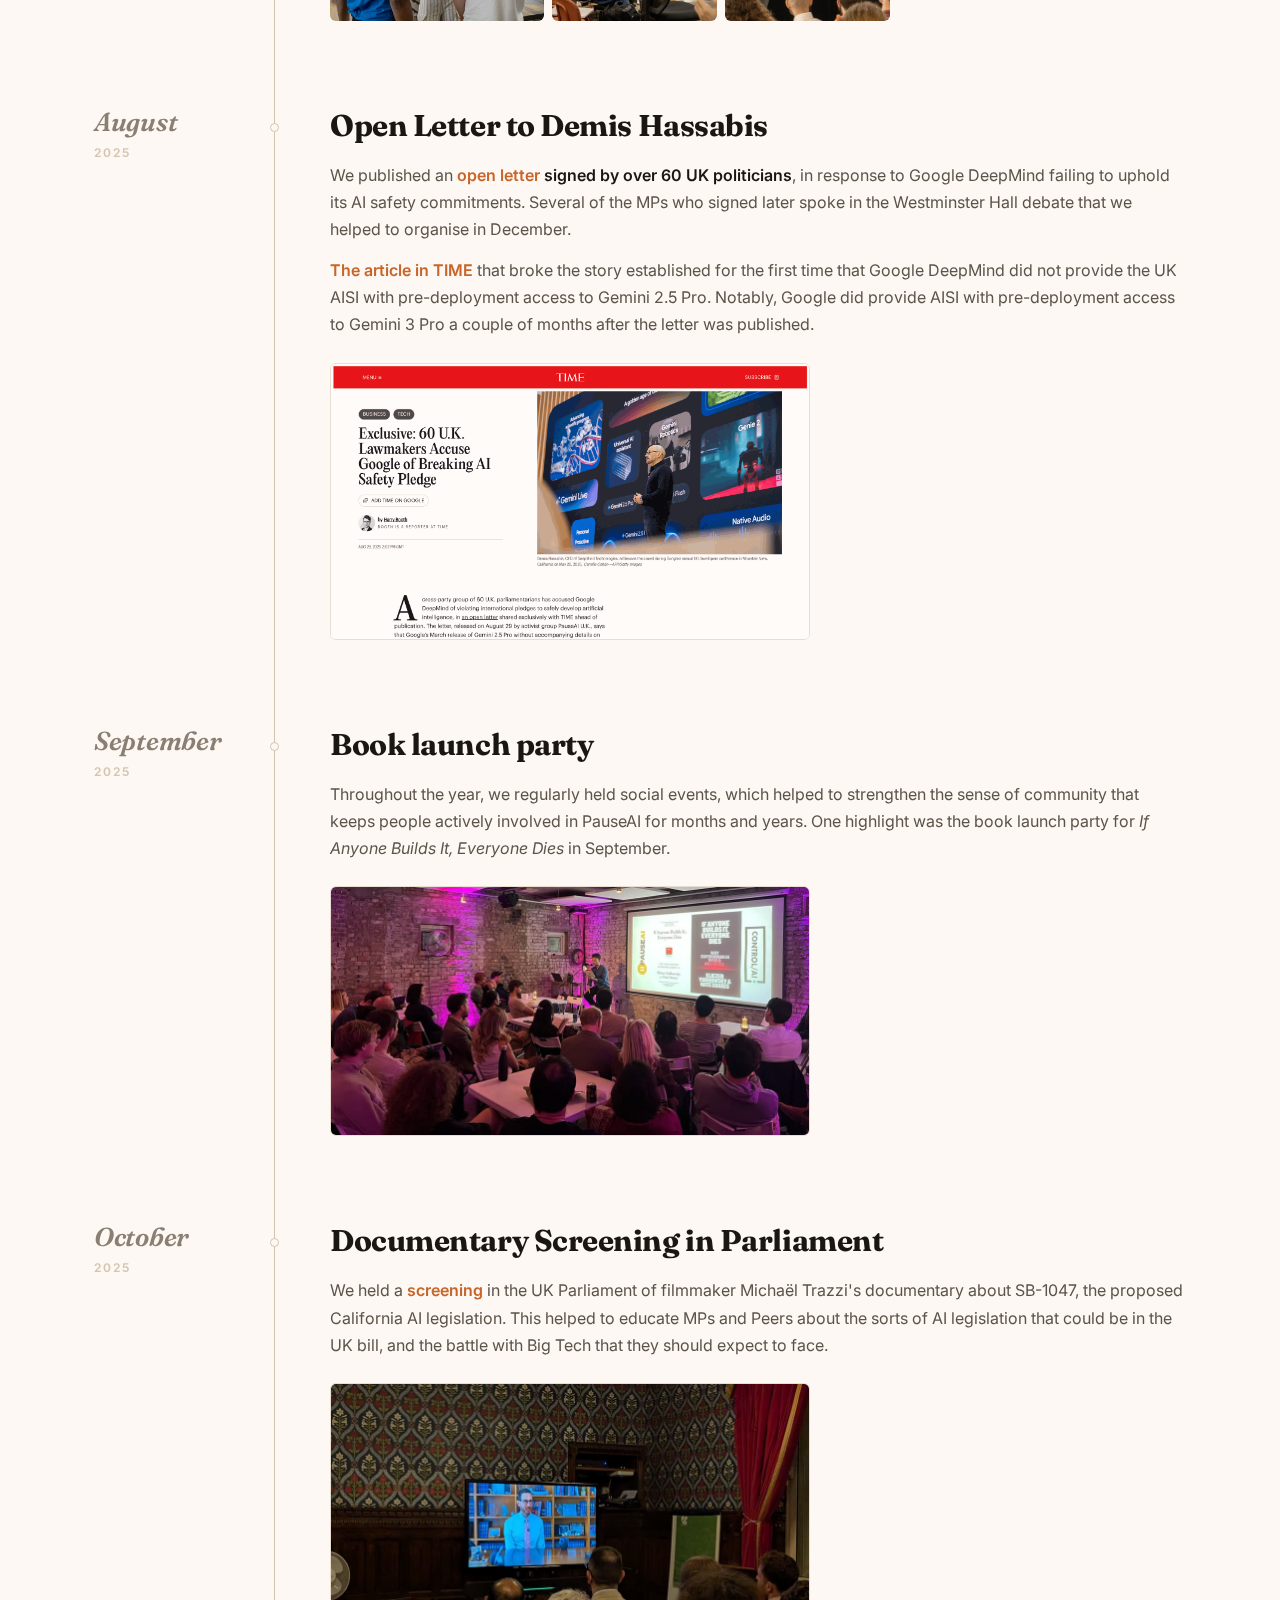
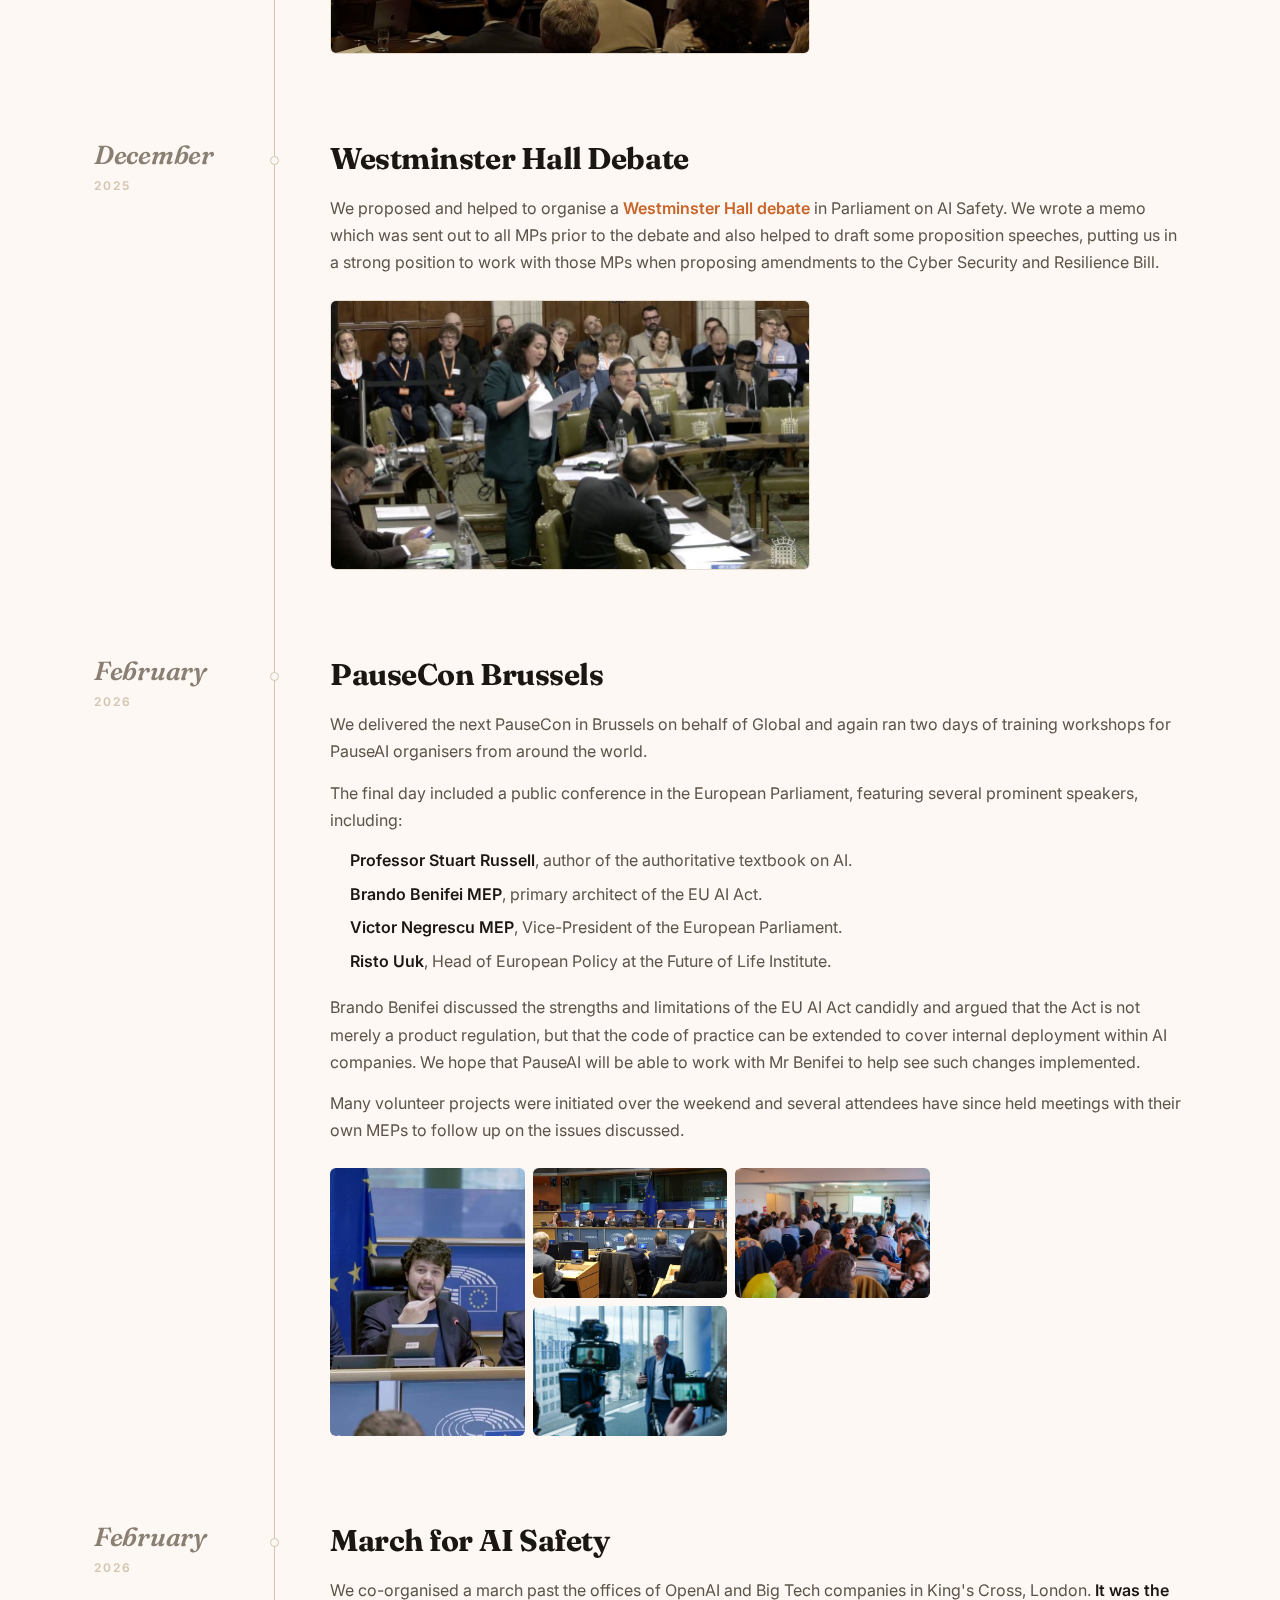
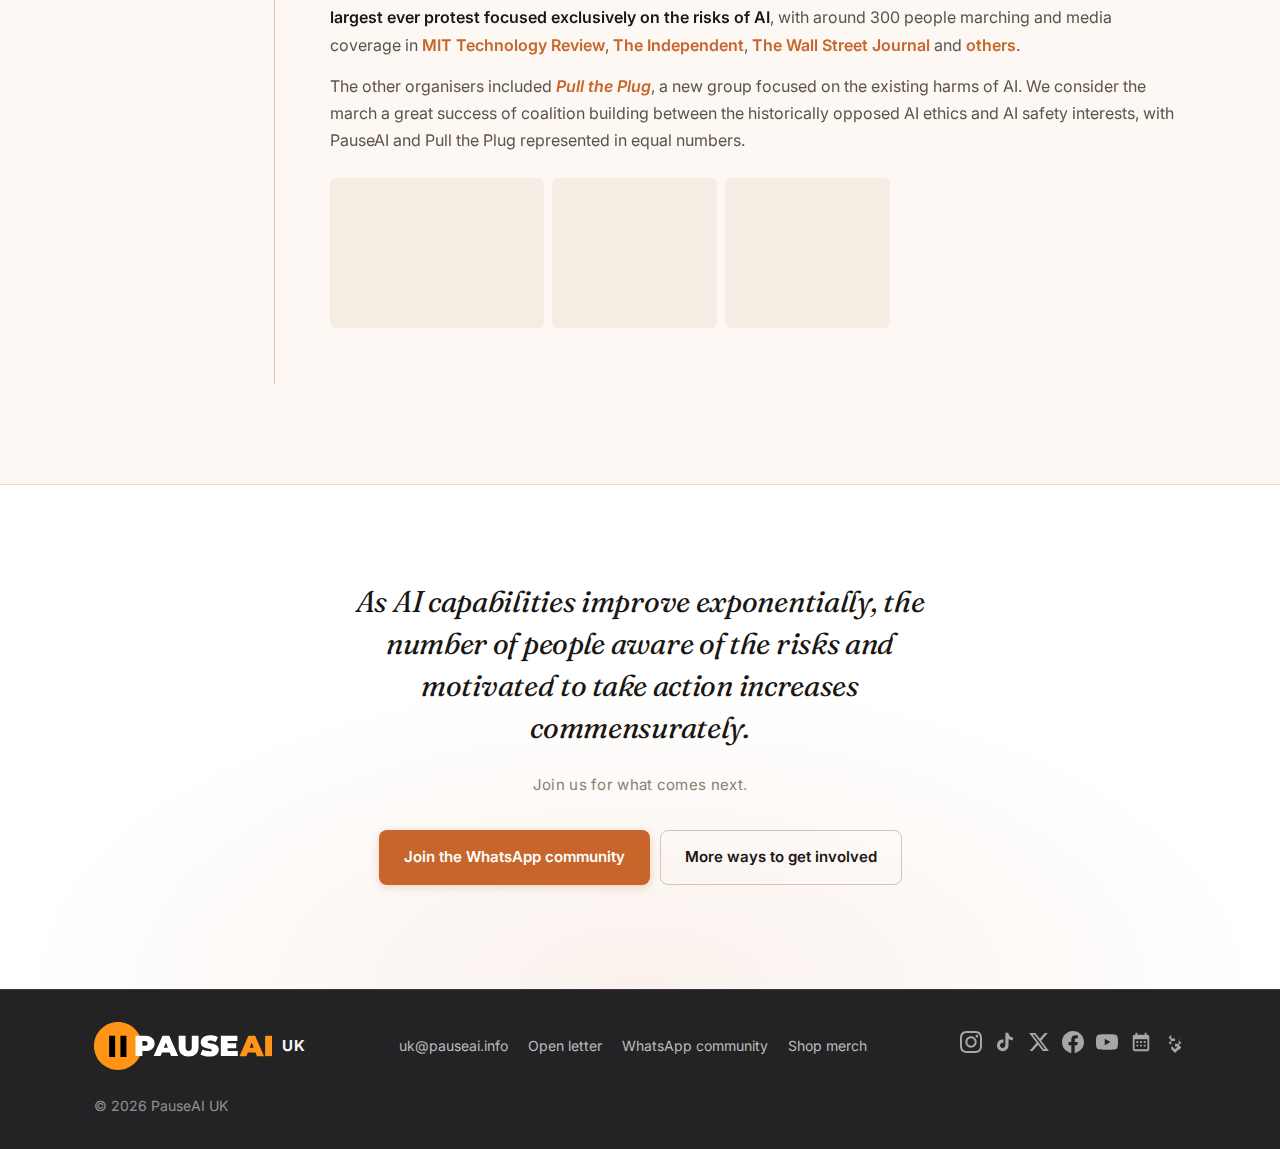
<file: track-record/index.html>
<!doctype html>
<html lang="en">
  <head>
    <meta charset="utf-8" />
    <meta name="viewport" content="width=device-width, initial-scale=1" />
    <title>PauseAI UK | Track Record</title>
    <meta name="description" content="One year of PauseAI UK." />
    <!-- Google tag (gtag.js) -->
    <script async src="https://www.googletagmanager.com/gtag/js?id=G-DLLRWZCYD7"></script>
    <script>
      window.dataLayer = window.dataLayer || [];
      function gtag() { dataLayer.push(arguments); }
      gtag("js", new Date());
      gtag("config", "G-DLLRWZCYD7");
    </script>
    <!-- Preload fonts to break the CSS→font discovery cascade.
         The LCP element on this page is the large Fraunces heading, so fonts
         must start loading from HTML rather than waiting for CSS to be parsed.
         The homepage omits these preloads because its LCP is the hero image,
         and font preloads would compete with it for bandwidth. -->
    <link rel="preload" href="/fonts/fraunces-latin-wght-normal.woff2" as="font" type="font/woff2" crossorigin />
    <link rel="preload" href="/fonts/inter-latin-wght-normal.woff2" as="font" type="font/woff2" crossorigin />
    <link rel="stylesheet" href="../styles.css" />
    <link rel="stylesheet" href="../track-record.css" />
    <meta property="og:title" content="PauseAI UK | Track Record" />
    <meta property="og:description" content="One year of PauseAI UK." />
    <meta property="og:image" content="../images/open-graph/open-graph-1200-630.jpg" />
    <meta property="og:type" content="website" />
    <meta property="og:url" content="https://pauseai.uk/track-record/" />
    <meta name="twitter:card" content="summary_large_image" />
    <meta name="twitter:title" content="PauseAI UK | Track Record" />
    <meta name="twitter:description" content="One year of PauseAI UK." />
    <meta name="twitter:image" content="../images/open-graph/open-graph-1600-840.jpg" />
    <link rel="icon" type="image/png" href="/favicon/favicon-96x96.png" sizes="96x96" />
    <link rel="icon" type="image/svg+xml" href="/favicon/favicon.svg" />
    <link rel="shortcut icon" href="/favicon/favicon.ico" />
    <link rel="apple-touch-icon" sizes="180x180" href="/favicon/apple-touch-icon.png" />
    <meta name="apple-mobile-web-app-title" content="PauseAI UK" />
    <link rel="manifest" href="/favicon/site.webmanifest" />
  </head>
  <body>
    <header class="site-header">
      <div class="container">
        <a class="brand brand-link" href="/">
          <img
            src="../images/logos/PauseAI Logo Transparent.svg"
            alt="PauseAI UK"
            width="178"
            height="48"
            class="brand-mark"
          />
          <span class="brand-uk">UK</span>
        </a>
        <button class="burger" aria-label="Menu" aria-expanded="false">
          <span></span><span></span><span></span>
        </button>
        <nav>
          <a href="/#mission">Mission</a>
          <a href="/#activities">Activities</a>
          <a href="/#news">In the News</a>
          <a href="/#stories">Stories</a>
          <a href="/#chapters">Chapters</a>
          <a href="/#people">People</a>
          <a href="https://pauseai-shop.fourthwall.com/en-gbp" target="_blank" rel="noreferrer">Shop</a>
          <a href="/#join" class="pill pill-primary">Join</a>
        </nav>
      </div>
    </header>

    <main class="track-record">
      <!-- HERO -->
      <section class="tr-hero">
        <svg class="tr-hero-swirl" viewBox="0 0 600 600" aria-hidden="true" preserveAspectRatio="xMidYMid meet">
          <g fill="none" stroke="currentColor" stroke-width="0.6" opacity="0.55"></g>
        </svg>
        <div class="container tr-hero-inner">
          <p class="eyebrow">April 2026</p>
          <h1 class="tr-hero-title">Track <span class="tr-title-accent">Record</span></h1>
          <p class="tr-hero-lede">One year of PauseAI UK.</p>
        </div>
      </section>

      <!-- FOREWORD -->
      <section class="foreword">
        <div class="container foreword-inner">
          <p class="eyebrow">Foreword</p>
          <h2 class="foreword-title">One year of PauseAI UK</h2>
          <div class="foreword-body">
            <p>About one year ago, I started spending most of my time organising PauseAI UK. Before then PauseAI was only a project I did on the side. At that time our largest protest had seen fewer than 50 attendees, no prominent politicians or scientists were associated with PauseAI, and I largely ran the UK chapter by myself.</p>
            <p>In the past year PauseAI UK has delivered two conferences, written an open letter signed by over 60 UK politicians, arranged a conference in the European Parliament, and co-organised the largest AI protest in the world. And we now have a very strong team, with Matilda joining as Deputy Director and several highly dedicated volunteers taking on substantial responsibility and launching their own local groups around the UK.</p>
            <p>I'm proud of our track record and excited about the trajectory we are on. As AI capabilities improve exponentially, the number of people aware of the risks and motivated to take action increases commensurately. I believe we can harness this energy and turn it into real impact that actually improves humanity's chance of a positive future.</p>
          </div>
          <div class="signature">
            <div class="sig-name">Joseph Miller</div>
            <div class="sig-role">Director of PauseAI UK</div>
          </div>
        </div>
      </section>

      <!-- TIMELINE -->
      <section class="timeline">
        <div class="container">
          <ol class="timeline-list">
            <li class="entry">
              <aside class="entry-date">
                <span class="month">June</span>
                <span class="year">2025</span>
              </aside>
              <div class="entry-body">
                <h3 class="entry-title">PauseCon London</h3>
                <div class="entry-text">
                  <p>We delivered the first PauseAI conference, PauseCon, on behalf of PauseAI Global, bringing together around 60 volunteers from around the world for the first time and training them to be better organisers and communicators. We welcomed a range of excellent guest speakers from the AI safety community, including <strong>Connor Leahy, Rob Miles, David Krueger and Kat Woods</strong>.</p>
                  <p>PauseAI Germany, among others, came away from the event with renewed purpose and went on to organise a <a href="https://www.pause-ai.de/appell" class="inline-link" target="_blank" rel="noreferrer">petition</a> signed by 150 German professors. One volunteer, Didier Coeurnelle, was inspired to initiate and fund the next PauseCon in Brussels.</p>
                </div>
                <div class="gallery gallery-3">
                  <a class="shot" href="../images/fundraising/pausecon-london-discussion.jpg"><img loading="lazy" src="../images/fundraising/pausecon-london-discussion-thumb.jpg" alt="PauseCon London attendees in discussion" /></a>
                  <a class="shot" href="../images/fundraising/pausecon-london-ella-workshop.jpg"><img loading="lazy" src="../images/fundraising/pausecon-london-ella-workshop-thumb.jpg" alt="Ella leading a workshop at PauseCon London" /></a>
                  <a class="shot" href="../images/fundraising/connor-leahy-speaking.jpg"><img loading="lazy" src="../images/fundraising/connor-leahy-speaking-thumb.jpg" alt="Connor Leahy speaking at PauseCon London" /></a>
                </div>
              </div>
            </li>

            <li class="entry">
              <aside class="entry-date">
                <span class="month">August</span>
                <span class="year">2025</span>
              </aside>
              <div class="entry-body">
                <h3 class="entry-title">Open Letter to Demis Hassabis</h3>
                <div class="entry-text">
                  <p>We published an <a href="https://pauseai.info/dear-sir-demis-2025" class="inline-link" target="_blank" rel="noreferrer">open letter</a> <strong>signed by over 60 UK politicians</strong>, in response to Google DeepMind failing to uphold its AI safety commitments. Several of the MPs who signed later spoke in the Westminster Hall debate that we helped to organise in December.</p>
                  <p><a href="https://time.com/7313320/google-deepmind-gemini-ai-safety-pledge/" class="inline-link" target="_blank" rel="noreferrer">The article in TIME</a> that broke the story established for the first time that Google DeepMind did not provide the UK AISI with pre-deployment access to Gemini 2.5 Pro. Notably, Google did provide AISI with pre-deployment access to Gemini 3 Pro a couple of months after the letter was published.</p>
                </div>
                <div class="gallery gallery-1">
                  <a class="shot shot-wide" href="../images/fundraising/time-article.png"><img loading="lazy" src="../images/fundraising/time-article.png" alt="TIME article: 60 U.K. Lawmakers Accuse Google of Breaking AI Safety Pledge" /></a>
                </div>
              </div>
            </li>

            <li class="entry">
              <aside class="entry-date">
                <span class="month">September</span>
                <span class="year">2025</span>
              </aside>
              <div class="entry-body">
                <h3 class="entry-title">Book launch party</h3>
                <div class="entry-text">
                  <p>Throughout the year, we regularly held social events, which helped to strengthen the sense of community that keeps people actively involved in PauseAI for months and years. One highlight was the book launch party for <em>If Anyone Builds It, Everyone Dies</em> in September.</p>
                </div>
                <div class="gallery gallery-1">
                  <a class="shot" href="../images/fundraising/book-launch-alistair.jpg"><img loading="lazy" src="../images/fundraising/book-launch-alistair-thumb.jpg" alt="Alistair reading at the September book launch party" /></a>
                </div>
              </div>
            </li>

            <li class="entry">
              <aside class="entry-date">
                <span class="month">October</span>
                <span class="year">2025</span>
              </aside>
              <div class="entry-body">
                <h3 class="entry-title">Documentary Screening in Parliament</h3>
                <div class="entry-text">
                  <p>We held a <a href="https://x.com/MichaelTrazzi/status/1981707497862811916" class="inline-link" target="_blank" rel="noreferrer">screening</a> in the UK Parliament of filmmaker Michaël Trazzi's documentary about SB-1047, the proposed California AI legislation. This helped to educate MPs and Peers about the sorts of AI legislation that could be in the UK bill, and the battle with Big Tech that they should expect to face.</p>
                </div>
                <div class="gallery gallery-1">
                  <a class="shot" href="../images/fundraising/documentary-scott-wiener.jpg"><img loading="lazy" src="../images/fundraising/documentary-scott-wiener-thumb.jpg" alt="Scott Wiener on screen during the Parliament screening" /></a>
                </div>
              </div>
            </li>

            <li class="entry">
              <aside class="entry-date">
                <span class="month">December</span>
                <span class="year">2025</span>
              </aside>
              <div class="entry-body">
                <h3 class="entry-title">Westminster Hall Debate</h3>
                <div class="entry-text">
                  <p>We proposed and helped to organise a <a href="https://www.bbc.co.uk/iplayer/episode/m002nr42/westminster-hall-10122025" class="inline-link" target="_blank" rel="noreferrer">Westminster Hall debate</a> in Parliament on AI Safety. We wrote a memo which was sent out to all MPs prior to the debate and also helped to draft some proposition speeches, putting us in a strong position to work with those MPs when proposing amendments to the Cyber Security and Resilience Bill.</p>
                </div>
                <div class="gallery gallery-1">
                  <a class="shot shot-wide" href="../images/fundraising/westminster-hall.jpg"><img loading="lazy" src="../images/fundraising/westminster-hall-thumb.jpg" alt="MP speaking during the Westminster Hall debate on AI safety" /></a>
                </div>
              </div>
            </li>

            <li class="entry">
              <aside class="entry-date">
                <span class="month">February</span>
                <span class="year">2026</span>
              </aside>
              <div class="entry-body">
                <h3 class="entry-title">PauseCon Brussels</h3>
                <div class="entry-text">
                  <p>We delivered the next PauseCon in Brussels on behalf of Global and again ran two days of training workshops for PauseAI organisers from around the world.</p>
                  <p>The final day included a public conference in the European Parliament, featuring several prominent speakers, including:</p>
                  <ul class="speaker-list">
                    <li><strong>Professor Stuart Russell</strong>, author of the authoritative textbook on AI.</li>
                    <li><strong>Brando Benifei MEP</strong>, primary architect of the EU AI Act.</li>
                    <li><strong>Victor Negrescu MEP</strong>, Vice-President of the European Parliament.</li>
                    <li><strong>Risto Uuk</strong>, Head of European Policy at the Future of Life Institute.</li>
                  </ul>
                  <p>Brando Benifei discussed the strengths and limitations of the EU AI Act candidly and argued that the Act is not merely a product regulation, but that the code of practice can be extended to cover internal deployment within AI companies. We hope that PauseAI will be able to work with Mr Benifei to help see such changes implemented.</p>
                  <p>Many volunteer projects were initiated over the weekend and several attendees have since held meetings with their own MEPs to follow up on the issues discussed.</p>
                </div>
                <div class="gallery gallery-4">
                  <a class="shot shot-tall" href="../images/fundraising/brussels-benifei-russell.jpg"><img loading="lazy" src="../images/fundraising/brussels-benifei-russell-thumb.jpg" alt="Panel with Benifei and Russell at PauseCon Brussels" /></a>
                  <a class="shot" href="../images/fundraising/brussels-panel.jpg"><img loading="lazy" src="../images/fundraising/brussels-panel-thumb.jpg" alt="PauseCon Brussels panel in the European Parliament" /></a>
                  <a class="shot" href="../images/fundraising/brussels-discussion.jpg"><img loading="lazy" src="../images/fundraising/brussels-discussion-thumb.jpg" alt="Attendees discussing during PauseCon Brussels" /></a>
                  <a class="shot" href="../images/fundraising/brussels-russell-interview.jpg"><img loading="lazy" src="../images/fundraising/brussels-russell-interview-thumb.jpg" alt="Stuart Russell interview at PauseCon Brussels" /></a>
                </div>
              </div>
            </li>

            <li class="entry entry-finale">
              <aside class="entry-date">
                <span class="month">February</span>
                <span class="year">2026</span>
              </aside>
              <div class="entry-body">
                <h3 class="entry-title">March for AI Safety</h3>
                <div class="entry-text">
                  <p>We co-organised a march past the offices of OpenAI and Big Tech companies in King's Cross, London. <strong>It was the largest ever protest focused exclusively on the risks of AI</strong>, with around 300 people marching and media coverage in <a href="https://www.technologyreview.com/2026/03/02/1133814/i-checked-out-londons-biggest-ever-anti-ai-protest/" class="inline-link" target="_blank" rel="noreferrer">MIT Technology Review</a>, <a href="https://www.independent.co.uk/tech/ai-safety-declaration-steve-bannon-b2932570.html" class="inline-link" target="_blank" rel="noreferrer">The Independent</a>, <a href="https://www.wsj.com/tech/ai/ai-companies-public-relations-ae312d79" class="inline-link" target="_blank" rel="noreferrer">The Wall Street Journal</a> and <a href="/#news" class="inline-link">others</a>.</p>
                  <p>The other organisers included <a href="https://pulltheplug.uk/" class="inline-link" target="_blank" rel="noreferrer"><em>Pull the Plug</em></a>, a new group focused on the existing harms of AI. We consider the march a great success of coalition building between the historically opposed AI ethics and AI safety interests, with PauseAI and Pull the Plug represented in equal numbers.</p>
                </div>
                <div class="gallery gallery-3">
                  <a class="shot shot-wide" href="../images/fundraising/march-feb2026-banner.jpg"><img loading="lazy" src="../images/fundraising/march-feb2026-banner-thumb.jpg" alt="PauseAI banner at the head of the March for AI Safety" /></a>
                  <a class="shot" href="../images/fundraising/march-feb2026-deepmind-walkby.jpg"><img loading="lazy" src="../images/fundraising/march-feb2026-deepmind-walkby-thumb.jpg" alt="Marchers walking past DeepMind offices" /></a>
                  <a class="shot" href="../images/fundraising/march-feb2026-maxime-speech.jpg"><img loading="lazy" src="../images/fundraising/march-feb2026-maxime-speech-thumb.jpg" alt="Maxime speaking to the protest audience" /></a>
                </div>
              </div>
            </li>
          </ol>
        </div>
      </section>

      <!-- CLOSING -->
      <section class="closing">
        <div class="container closing-inner">
          <p class="closing-quote">As AI capabilities improve exponentially, the number of people aware of the risks and motivated to take action increases commensurately.</p>
          <p class="closing-sub">Join us for what comes next.</p>
          <div class="closing-actions">
            <a class="btn primary" href="https://chat.whatsapp.com/BesRzGOwnfNHuQM9fLIr0J" target="_blank" rel="noreferrer">Join the WhatsApp community</a>
            <a class="btn ghost" href="/#join">More ways to get involved</a>
          </div>
        </div>
      </section>
    </main>

    <footer class="site-footer">
      <div class="container footer-grid">
        <div class="brand footer-brand">
          <img
            src="../images/logos/PauseAI Logo Transparent.svg"
            alt="PauseAI UK"
            width="178"
            height="48"
            class="brand-mark"
          />
          <span class="brand-uk">UK</span>
        </div>
        <div class="footer-links">
          <a href="mailto:uk@pauseai.info">uk@pauseai.info</a>
          <a href="https://pauseai.info/dear-sir-demis-2025" target="_blank" rel="noreferrer">Open letter</a>
          <a href="https://chat.whatsapp.com/BesRzGOwnfNHuQM9fLIr0J" target="_blank" rel="noreferrer">WhatsApp community</a>
          <a href="https://pauseai-shop.fourthwall.com/en-gbp" target="_blank" rel="noreferrer">Shop merch</a>
        </div>
        <div class="social-links">
          <a href="https://instagram.com/pauseai_uk" target="_blank" rel="noreferrer" aria-label="Instagram">
            <svg viewBox="0 0 24 24" fill="currentColor"><path d="M12 2.163c3.204 0 3.584.012 4.85.07 3.252.148 4.771 1.691 4.919 4.919.058 1.265.069 1.645.069 4.849 0 3.205-.012 3.584-.069 4.849-.149 3.225-1.664 4.771-4.919 4.919-1.266.058-1.644.07-4.85.07-3.204 0-3.584-.012-4.849-.07-3.26-.149-4.771-1.699-4.919-4.92-.058-1.265-.07-1.644-.07-4.849 0-3.204.013-3.583.07-4.849.149-3.227 1.664-4.771 4.919-4.919 1.266-.057 1.645-.069 4.849-.069zm0-2.163c-3.259 0-3.667.014-4.947.072-4.358.2-6.78 2.618-6.98 6.98-.059 1.281-.073 1.689-.073 4.948 0 3.259.014 3.668.072 4.948.2 4.358 2.618 6.78 6.98 6.98 1.281.058 1.689.072 4.948.072 3.259 0 3.668-.014 4.948-.072 4.354-.2 6.782-2.618 6.979-6.98.059-1.28.073-1.689.073-4.948 0-3.259-.014-3.667-.072-4.947-.196-4.354-2.617-6.78-6.979-6.98-1.281-.059-1.69-.073-4.949-.073zm0 5.838c-3.403 0-6.162 2.759-6.162 6.162s2.759 6.163 6.162 6.163 6.162-2.759 6.162-6.163c0-3.403-2.759-6.162-6.162-6.162zm0 10.162c-2.209 0-4-1.79-4-4 0-2.209 1.791-4 4-4s4 1.791 4 4c0 2.21-1.791 4-4 4zm6.406-11.845c-.796 0-1.441.645-1.441 1.44s.645 1.44 1.441 1.44c.795 0 1.439-.645 1.439-1.44s-.644-1.44-1.439-1.44z"/></svg>
          </a>
          <a href="https://tiktok.com/@pauseai_uk" target="_blank" rel="noreferrer" aria-label="TikTok">
            <svg viewBox="0 0 24 24" fill="currentColor"><path d="M19.59 6.69a4.83 4.83 0 0 1-3.77-4.25V2h-3.45v13.67a2.89 2.89 0 0 1-5.2 1.74 2.89 2.89 0 0 1 2.31-4.64 2.93 2.93 0 0 1 .88.13V9.4a6.84 6.84 0 0 0-1-.05A6.33 6.33 0 0 0 5 20.1a6.34 6.34 0 0 0 10.86-4.43v-7a8.16 8.16 0 0 0 4.77 1.52v-3.4a4.85 4.85 0 0 1-1-.1z"/></svg>
          </a>
          <a href="https://x.com/pauseai_uk" target="_blank" rel="noreferrer" aria-label="X (Twitter)">
            <svg viewBox="0 0 24 24" fill="currentColor"><path d="M18.244 2.25h3.308l-7.227 8.26 8.502 11.24H16.17l-5.214-6.817L4.99 21.75H1.68l7.73-8.835L1.254 2.25H8.08l4.713 6.231zm-1.161 17.52h1.833L7.084 4.126H5.117z"/></svg>
          </a>
          <a href="https://www.facebook.com/people/Pause-AI-UK/61587358827177/" target="_blank" rel="noreferrer" aria-label="Facebook">
            <svg viewBox="0 0 24 24" fill="currentColor"><path d="M24 12.073c0-6.627-5.373-12-12-12s-12 5.373-12 12c0 5.99 4.388 10.954 10.125 11.854v-8.385H7.078v-3.47h3.047V9.43c0-3.007 1.792-4.669 4.533-4.669 1.312 0 2.686.235 2.686.235v2.953H15.83c-1.491 0-1.956.925-1.956 1.874v2.25h3.328l-.532 3.47h-2.796v8.385C19.612 23.027 24 18.062 24 12.073z"/></svg>
          </a>
          <a href="https://www.youtube.com/@PauseAI" target="_blank" rel="noreferrer" aria-label="YouTube">
            <svg viewBox="0 0 24 24" fill="currentColor"><path d="M23.498 6.186a3.016 3.016 0 0 0-2.122-2.136C19.505 3.545 12 3.545 12 3.545s-7.505 0-9.377.505A3.017 3.017 0 0 0 .502 6.186C0 8.07 0 12 0 12s0 3.93.502 5.814a3.016 3.016 0 0 0 2.122 2.136c1.871.505 9.376.505 9.376.505s7.505 0 9.377-.505a3.015 3.015 0 0 0 2.122-2.136C24 15.93 24 12 24 12s0-3.93-.502-5.814zM9.545 15.568V8.432L15.818 12l-6.273 3.568z"/></svg>
          </a>
          <a href="https://lu.ma/PauseAI" target="_blank" rel="noreferrer" aria-label="Events Calendar">
            <svg viewBox="0 0 24 24" fill="currentColor"><path d="M19 4h-1V2h-2v2H8V2H6v2H5c-1.11 0-1.99.9-1.99 2L3 20a2 2 0 002 2h14c1.1 0 2-.9 2-2V6c0-1.1-.9-2-2-2zm0 16H5V9h14v11zM9 11H7v2h2v-2zm4 0h-2v2h2v-2zm4 0h-2v2h2v-2zm-8 4H7v2h2v-2zm4 0h-2v2h2v-2zm4 0h-2v2h2v-2z"/></svg>
          </a>
          <a href="https://linktr.ee/pauseai_uk" target="_blank" rel="noreferrer" aria-label="Linktree">
            <svg viewBox="0 0 24 24" fill="currentColor"><path d="M7.953 15.066l-.038-4.036 4.044-.006v-2.93l-4.044.006.038-3.995L5.03 6.998l2.89 3.035-2.89 2.993 2.923 2.04zm8.091 0l2.924-2.04-2.89-2.993 2.89-3.035-2.923 2.893.038 3.995-4.044-.006v2.93l4.044.006-.038 4.036 2.923-2.893zM12 19.921L9.077 16.95H7.953v2.97L12 24l4.047-4.08v-2.97h-1.124L12 19.921z"/></svg>
          </a>
        </div>
        <small>© <span id="year"></span> PauseAI UK</small>
      </div>
    </footer>

    <!-- Lightbox -->
    <div class="lightbox" id="lightbox" aria-hidden="true" role="dialog">
      <button class="lb-close" aria-label="Close">
        <svg viewBox="0 0 24 24" width="20" height="20" aria-hidden="true" focusable="false">
          <path d="M6 6l12 12M18 6L6 18" fill="none" stroke="currentColor" stroke-width="2" stroke-linecap="round"/>
        </svg>
      </button>
      <button class="lb-prev" aria-label="Previous">
        <svg viewBox="0 0 24 24" width="22" height="22" aria-hidden="true" focusable="false">
          <path d="M15 5l-7 7 7 7" fill="none" stroke="currentColor" stroke-width="2" stroke-linecap="round" stroke-linejoin="round"/>
        </svg>
      </button>
      <button class="lb-next" aria-label="Next">
        <svg viewBox="0 0 24 24" width="22" height="22" aria-hidden="true" focusable="false">
          <path d="M9 5l7 7-7 7" fill="none" stroke="currentColor" stroke-width="2" stroke-linecap="round" stroke-linejoin="round"/>
        </svg>
      </button>
      <img class="lb-image" alt="" />
    </div>

    <script src="../script.js"></script>
    <script src="../track-record.js" defer></script>
  </body>
</html>
</file>
<file: styles.css>
@import url("https://fonts.googleapis.com/css2?family=Fraunces:opsz,wght@9..144,400;9..144,700;9..144,900&family=Inter:wght@400;500;600;700&display=swap");

:root {
  /* Backgrounds */
  --bg: #FDF8F3;
  --surface: #FFFFFF;
  --surface-2: #F5EDE4;

  /* Text */
  --text: #1A1612;
  --text-secondary: #5C544A;
  --muted: #8A7F73;

  /* Accent — burnt terracotta */
  --accent: #C8652A;
  --accent-strong: #A84E1A;
  --accent-light: #F0D4BC;
  --accent-bg: #FFF5EC;

  /* Borders & shadows */
  --border: #E8DDD1;
  --border-strong: #D4C4B0;
  --shadow: rgba(26, 22, 18, 0.08);
  --shadow-strong: rgba(26, 22, 18, 0.14);
}

*,
*::before,
*::after { box-sizing: border-box; }

body {
  margin: 0;
  min-height: 100vh;
  color: var(--text);
  background: var(--bg);
  font-family: "Inter", system-ui, sans-serif;
  font-size: 16px;
  line-height: 1.65;
  text-rendering: optimizeLegibility;
  -webkit-font-smoothing: antialiased;
  overflow-x: hidden;
}

h1, h2 {
  font-family: "Fraunces", Georgia, serif;
  font-weight: 900;
}

img { max-width: 100%; height: auto; }

a { color: var(--accent); transition: color 0.2s ease; }
a:hover { color: var(--accent-strong); }

.container {
  max-width: 1140px;
  margin: 0 auto;
  padding: 0 24px;
}

/* ── Header ────────────────────────────────────── */

.site-header {
  position: sticky;
  top: 0;
  z-index: 10;
  backdrop-filter: blur(12px);
  background: rgba(28, 28, 30, 0.97);
  border-bottom: 1px solid rgba(255, 255, 255, 0.1);
  color: #f7f7f7;
}
.site-header .container {
  display: flex;
  align-items: center;
  justify-content: space-between;
  padding: 14px 24px;
}
.brand {
  display: inline-flex;
  align-items: center;
  gap: 10px;
}
.brand-mark {
  height: 48px;
  width: auto;
}
.brand-text {
  display: flex;
  flex-direction: column;
  line-height: 1.1;
}
.brand-uk {
  font-family: "Inter", system-ui, sans-serif;
  font-weight: 700;
  font-size: 15px;
  letter-spacing: 0.1em;
  text-transform: uppercase;
  color: #f7f7f7;
}
.brand-pretitle {
  font-family: "Inter", system-ui, sans-serif;
  font-weight: 700;
  font-size: 18px;
  letter-spacing: 0.04em;
  text-transform: uppercase;
}
.brand-tagline {
  color: rgba(255, 255, 255, 0.6);
  font-size: 13px;
}
.brand-link {
  display: inline-flex;
  align-items: center;
  gap: 12px;
  color: inherit;
  text-decoration: none;
}
nav {
  display: flex;
  align-items: center;
  gap: 6px;
}
nav a {
  color: rgba(255, 255, 255, 0.75);
  text-decoration: none;
  font-size: 14px;
  font-weight: 500;
  padding: 8px 12px;
  border-radius: 8px;
  transition: color 0.2s ease, background 0.2s ease;
}
nav a:hover {
  background: rgba(255, 255, 255, 0.1);
  color: #fff;
}
.pill {
  border: 1.5px solid var(--accent);
  color: var(--accent) !important;
  border-radius: 999px;
  font-weight: 600;
}
.pill:hover {
  background: var(--accent);
  color: #fff !important;
  border-color: var(--accent);
}

/* ── Next Event Banner ─────────────────────────── */

.next-event {
  padding: 48px 24px;
  text-align: center;
  background: var(--accent-bg);
  border-bottom: 1px solid var(--accent-light);
  max-width: none;
}
.next-event .eyebrow {
  margin-bottom: 16px;
}
.event-banner {
  display: block;
  max-width: 800px;
  margin: 0 auto;
  border-radius: 12px;
  overflow: hidden;
  box-shadow: 0 8px 32px var(--shadow-strong);
}
.event-banner img {
  width: 100%;
  height: auto;
  display: block;
  transition: transform 0.2s ease;
}
.event-banner:hover img {
  transform: scale(1.02);
}

/* ── Hero ──────────────────────────────────────── */

.hero {
  padding: 80px 0 64px;
}
.hero-grid {
  display: grid;
  grid-template-columns: repeat(auto-fit, minmax(min(320px, 100%), 1fr));
  gap: 40px;
  align-items: center;
}
.hero-copy h1 {
  font-size: clamp(40px, 6vw, 64px);
  letter-spacing: -0.02em;
  line-height: 1.1;
  margin: 12px 0;
  color: var(--text);
}
.lede {
  color: var(--text-secondary);
  max-width: 560px;
  font-size: 18px;
  line-height: 1.55;
}
.eyebrow {
  font-family: "Inter", system-ui, sans-serif;
  font-weight: 600;
  text-transform: uppercase;
  letter-spacing: 0.12em;
  color: var(--accent);
  font-size: 13px;
}
.actions {
  display: flex;
  flex-wrap: wrap;
  gap: 12px;
  margin: 24px 0 12px;
}

/* ── Buttons ───────────────────────────────────── */

.btn {
  display: inline-flex;
  align-items: center;
  justify-content: center;
  padding: 14px 24px;
  border-radius: 8px;
  font-weight: 600;
  font-size: 15px;
  text-decoration: none;
  transition: transform 0.15s ease, box-shadow 0.15s ease, background 0.15s ease;
  border: 1px solid transparent;
}
.btn.primary {
  background: var(--accent);
  color: #fff;
  box-shadow: 0 2px 8px rgba(200, 101, 42, 0.25);
}
.btn.primary:hover {
  background: var(--accent-strong);
  transform: translateY(-1px);
  box-shadow: 0 4px 16px rgba(200, 101, 42, 0.3);
}
.btn.ghost {
  border-color: var(--border-strong);
  background: transparent;
  color: var(--text);
}
.btn.ghost:hover {
  border-color: var(--accent);
  color: var(--accent);
}
.btn.small { padding: 9px 14px; font-size: 14px; }
.btn.large { padding: 16px 28px; font-size: 16px; }

/* ── Hero Visual ───────────────────────────────── */

.hero-visual {
  position: relative;
}
.hero-photo {
  border-radius: 16px;
  min-height: 320px;
  background: linear-gradient(135deg, rgba(200, 101, 42, 0.2), rgba(26, 22, 18, 0.35)),
    url("images/front-page/london-2025-protest.jpg?v=2") center/cover no-repeat;
  box-shadow: 0 8px 32px var(--shadow-strong);
}
.hero-badge {
  position: absolute;
  bottom: -16px;
  left: 16px;
  background: var(--surface);
  color: var(--accent);
  border: 1.5px solid var(--accent-light);
  padding: 10px 14px;
  border-radius: 999px;
  font-weight: 600;
  font-size: 13px;
  letter-spacing: 0.06em;
  box-shadow: 0 2px 8px var(--shadow);
}

/* ── Sections ──────────────────────────────────── */

.section {
  padding-top: 80px;
  padding-bottom: 80px;
}
.section.muted {
  background: var(--surface-2);
}
.section-header h2 {
  font-size: clamp(28px, 4vw, 44px);
  line-height: 1.15;
  margin: 6px 0 12px;
  color: var(--text);
}
.section-lede {
  color: var(--text-secondary);
  max-width: 720px;
  font-size: 17px;
  line-height: 1.6;
}
#people .section-lede {
  max-width: none;
}

/* ── Feature Cards (mission) ───────────────────── */

.feature-grid {
  display: grid;
  grid-template-columns: repeat(auto-fit, minmax(240px, 1fr));
  gap: 20px;
  margin-top: 32px;
}
.feature-card {
  background: var(--surface);
  border: 1px solid var(--border);
  border-left: 3px solid var(--accent);
  border-radius: 12px;
  padding: 24px;
  position: relative;
  box-shadow: 0 1px 3px var(--shadow);
  transition: box-shadow 0.2s ease;
}
.feature-card:hover {
  box-shadow: 0 4px 16px var(--shadow);
}
.feature-card h3 {
  font-family: "Inter", system-ui, sans-serif;
  font-weight: 700;
  font-size: 18px;
  margin: 0 0 8px;
}
.feature-card p { color: var(--text-secondary); margin: 0; }
.dot { display: none; }

/* ── Activity / Chapter Cards ──────────────────── */

.activity-grid {
  display: grid;
  grid-template-columns: repeat(4, 1fr);
  gap: 24px;
}
@media (max-width: 900px) {
  .activity-grid { grid-template-columns: repeat(2, 1fr); }
}
@media (max-width: 520px) {
  .activity-grid { grid-template-columns: 1fr; }
}
.chapter-grid, .news-grid {
  display: grid;
  grid-template-columns: repeat(auto-fit, minmax(260px, 1fr));
  gap: 24px;
}
.activity-card, .chapter-card {
  background: var(--surface);
  border: 1px solid var(--border);
  border-radius: 12px;
  overflow: hidden;
  box-shadow: 0 1px 3px var(--shadow);
}
.chapter-card, .activity-card {
  display: block;
  color: var(--text);
  text-decoration: none;
  transition: transform 0.15s ease, box-shadow 0.15s ease;
}
.chapter-card:hover {
  transform: translateY(-2px);
  box-shadow: 0 4px 16px var(--shadow);
}
.image-frame {
  width: 100%;
  aspect-ratio: 3 / 2;
  background-size: cover;
  background-position: center;
}
.image-frame.placeholder {
  background: linear-gradient(135deg, var(--accent-bg), var(--surface-2));
}
.card-copy {
  padding: 20px;
}
.card-copy h3 {
  font-family: "Inter", system-ui, sans-serif;
  font-weight: 700;
  font-size: 20px;
  margin: 4px 0 8px;
}
.card-header {
  display: flex;
  align-items: center;
  justify-content: space-between;
  gap: 10px;
}
.card-link {
  color: var(--accent);
  font-weight: 600;
  font-size: 14px;
}
.card-link:hover { color: var(--accent-strong); }
.card-copy p { color: var(--text-secondary); margin: 0 0 12px; }
.tag {
  display: inline-flex;
  padding: 5px 10px;
  background: var(--accent-bg);
  color: var(--accent);
  border: 1px solid var(--accent-light);
  border-radius: 6px;
  font-size: 12px;
  font-weight: 600;
  letter-spacing: 0.02em;
}
.inline-link {
  color: var(--accent);
  text-decoration: none;
  font-weight: 600;
}
.inline-link:hover { color: var(--accent-strong); text-decoration: underline; }

/* ── News Cards ────────────────────────────────── */

.news-grid { margin-top: 24px; }
.news-card {
  background: var(--surface);
  border: 1px solid var(--border);
  border-radius: 12px;
  padding: 20px;
  display: grid;
  gap: 12px;
  box-shadow: 0 1px 3px var(--shadow);
}
.news-logo-box {
  display: flex;
  align-items: center;
  justify-content: center;
  background: var(--surface-2);
  border: 1px solid var(--border);
  border-radius: 8px;
  height: 72px;
  padding: 8px 12px;
}
.news-logo {
  max-height: 32px;
  max-width: 150px;
  width: auto;
  object-fit: contain;
}
.news-source {
  text-transform: uppercase;
  color: var(--accent);
  font-weight: 600;
  letter-spacing: 0.1em;
  font-size: 12px;
  margin: 0;
}
.news-card h3 {
  margin: 4px 0 8px;
  font-size: 18px;
  font-family: "Inter", system-ui, sans-serif;
  font-weight: 700;
  line-height: 1.3;
}
.news-card a {
  font-weight: 600;
  text-decoration: none;
}

/* ── People ────────────────────────────────────── */

.people-grid {
  display: grid;
  grid-template-columns: repeat(auto-fit, minmax(280px, 1fr));
  gap: 20px;
  margin-top: 28px;
}
.person-card {
  background: var(--surface);
  border: 1px solid var(--border);
  border-radius: 12px;
  padding: 20px;
  display: grid;
  grid-template-columns: auto 1fr;
  gap: 16px;
  align-items: center;
  box-shadow: 0 1px 3px var(--shadow);
}
.avatar {
  width: 80px;
  height: 80px;
  border-radius: 50%;
  background-size: cover;
  background-position: center;
  border: 2px solid var(--accent-light);
}
.role {
  color: var(--accent);
  margin: 4px 0;
  font-weight: 600;
  font-size: 14px;
}
.bio { color: var(--text-secondary); margin: 0; font-size: 15px; }

/* ── Callout ───────────────────────────────────── */

.callout {
  background: var(--accent-bg);
  border-top: 1px solid var(--accent-light);
  border-bottom: 1px solid var(--accent-light);
}
.callout-inner {
  display: flex;
  align-items: center;
  justify-content: space-between;
  gap: 24px;
  flex-wrap: wrap;
}

/* ── Footer ────────────────────────────────────── */

.site-footer {
  border-top: 1px solid rgba(255, 255, 255, 0.1);
  padding: 32px 0;
  background: rgba(28, 28, 30, 0.97);
  color: #f7f7f7;
}
.footer-grid {
  display: flex;
  align-items: center;
  justify-content: space-between;
  gap: 24px;
  flex-wrap: wrap;
}
.footer-links {
  display: flex;
  flex-wrap: wrap;
  gap: 12px 20px;
}
.footer-links a {
  color: rgba(255, 255, 255, 0.7);
  text-decoration: none;
  font-size: 14px;
}
.footer-links a:hover { color: var(--accent); }
.footer-brand .brand-mark { height: 48px; width: auto; }

.social-links {
  display: flex;
  gap: 12px;
  align-items: center;
}
.social-links a {
  color: rgba(255, 255, 255, 0.6);
  transition: color 0.2s ease, transform 0.2s ease;
}
.social-links a:hover {
  color: var(--accent);
  transform: scale(1.1);
}
.social-links svg {
  width: 22px;
  height: 22px;
}

.site-footer small {
  color: rgba(255, 255, 255, 0.5);
  font-size: 14px;
}

/* ── Burger Menu ───────────────────────────────── */

.burger {
  display: none;
  background: none;
  border: none;
  cursor: pointer;
  padding: 8px;
  z-index: 20;
  flex-direction: column;
  justify-content: center;
  gap: 5px;
}
.burger span {
  display: block;
  width: 24px;
  height: 2px;
  background: #f7f7f7;
  border-radius: 2px;
  transition: transform 0.3s ease, opacity 0.3s ease;
}
.burger[aria-expanded="true"] span:nth-child(1) {
  transform: translateY(7px) rotate(45deg);
}
.burger[aria-expanded="true"] span:nth-child(2) {
  opacity: 0;
}
.burger[aria-expanded="true"] span:nth-child(3) {
  transform: translateY(-7px) rotate(-45deg);
}

/* ── Responsive ────────────────────────────────── */

@media (max-width: 720px) {
  .burger { display: flex; }

  nav {
    display: none;
    position: absolute;
    top: 100%;
    left: 0;
    right: 0;
    background: rgba(28, 28, 30, 0.98);
    flex-direction: column;
    padding: 12px 24px 20px;
    border-bottom: 1px solid rgba(255, 255, 255, 0.1);
  }
  nav.open { display: flex; }
  nav a {
    padding: 12px 0;
    font-size: 16px;
    border-bottom: 1px solid rgba(255, 255, 255, 0.06);
  }
  nav a:last-child { border-bottom: none; }
  nav .pill {
    margin-top: 8px;
    text-align: center;
    border-bottom: none;
  }

  .callout-inner { flex-direction: column; align-items: flex-start; }
  .hero { padding: 48px 0 40px; }
  .section { padding-top: 56px; padding-bottom: 56px; }

  .footer-grid { flex-direction: column; align-items: flex-start; gap: 20px; }
  .people-grid { grid-template-columns: 1fr; }
  .person-card { grid-template-columns: 1fr; text-align: center; justify-items: center; }
  .feature-grid { grid-template-columns: 1fr; }
  .news-grid { grid-template-columns: 1fr; }
  .chapter-grid { grid-template-columns: 1fr; }

  .btn { width: 100%; }
  .actions { flex-direction: column; }
}
</file>
<file: track-record.css>
/* ========================================================================
   TRACK RECORD PAGE
   Loaded after styles.css on track-record.html only.
   All selectors are scoped under `main.track-record` or use page-specific
   classes (.tr-hero, .entry, .gallery, .shot, .closing, .lightbox) so they
   never collide with the rest of the site.
   ======================================================================== */

.track-record { --tr-rail-x: 180px; }

/* ─── Hero ─── */
.tr-hero {
  position: relative;
  padding: 72px 0 56px;
  overflow: hidden;
  background:
    radial-gradient(ellipse 80% 60% at 100% 0%, rgba(200, 101, 42, 0.06), transparent 60%),
    var(--bg);
}
.tr-hero-swirl {
  position: absolute;
  top: -40px;
  right: -100px;
  width: 380px;
  height: 380px;
  color: var(--pause-orange);
  opacity: 0.18;
  pointer-events: none;
  z-index: 0;
}
.tr-hero-inner { position: relative; z-index: 1; max-width: 880px; }
.tr-hero-title {
  font-family: "Fraunces", Georgia, serif;
  font-weight: 700;
  font-size: clamp(44px, 6.5vw, 84px);
  line-height: 0.98;
  letter-spacing: -0.03em;
  margin: 6px 0 14px;
  color: var(--text);
}
.tr-title-accent {
  font-style: italic;
  font-weight: 500;
  color: var(--pause-orange);
}
.tr-hero-lede {
  font-size: clamp(15px, 1.3vw, 18px);
  line-height: 1.55;
  color: var(--text-secondary);
  max-width: 640px;
  margin: 0;
}

/* ─── Foreword ─── */
.track-record .foreword {
  padding: 56px 0 64px;
  background: var(--surface);
  border-top: 1px solid var(--border);
  border-bottom: 1px solid var(--border);
}
.track-record .foreword-inner { max-width: 920px; }
.track-record .foreword-title {
  font-family: "Fraunces", Georgia, serif;
  font-size: clamp(28px, 3.2vw, 38px);
  font-weight: 700;
  line-height: 1.1;
  letter-spacing: -0.015em;
  margin: 0 0 24px;
  color: var(--text);
}
.track-record .foreword-body p {
  font-size: 17px;
  line-height: 1.7;
  color: var(--text);
  margin: 0 0 18px;
}
.track-record .foreword-body p:first-child::first-letter {
  font-family: "Fraunces", Georgia, serif;
  font-size: 4.4em;
  font-weight: 500;
  float: left;
  line-height: 0.85;
  padding: 6px 12px 0 0;
  color: var(--pause-orange);
  font-style: italic;
}
.track-record .signature {
  margin-top: 28px;
  padding-top: 20px;
  border-top: 1px solid var(--border);
  text-align: right;
}
.track-record .sig-name {
  font-family: "Fraunces", Georgia, serif;
  font-style: italic;
  font-size: 22px;
  color: var(--text);
}
.track-record .sig-role {
  font-size: 13.5px;
  color: var(--muted);
  margin-top: 2px;
}

/* ─── Timeline ─── */
.track-record .timeline {
  padding: 80px 0 100px;
  background: var(--bg);
}
.timeline-list {
  list-style: none;
  margin: 0;
  padding: 0 0 56px;
  position: relative;
}
.timeline-list::before {
  content: "";
  position: absolute;
  left: var(--tr-rail-x);
  top: 14px;
  bottom: 0;
  width: 1px;
  background: linear-gradient(to bottom,
    transparent 0,
    var(--border-strong) 24px,
    var(--border-strong) 100%);
}

.entry {
  display: grid;
  grid-template-columns: 180px 1fr;
  gap: 56px;
  padding: 44px 0;
  position: relative;
}
.entry:first-child { padding-top: 8px; }
.entry:last-child { padding-bottom: 0; }

.entry::before {
  content: "";
  position: absolute;
  left: calc(var(--tr-rail-x) - 4px);
  top: 58px;
  width: 9px;
  height: 9px;
  border-radius: 50%;
  background: var(--bg);
  border: 1.5px solid var(--border-strong);
  transition: background 0.3s ease, border-color 0.3s ease, transform 0.3s ease, box-shadow 0.3s ease;
  z-index: 1;
}
.entry:first-child::before { top: 22px; }
.entry.is-active::before {
  background: var(--pause-orange);
  border-color: var(--pause-orange);
  transform: scale(1.6);
  box-shadow: 0 0 0 6px rgba(200, 101, 42, 0.12);
}

.entry-date {
  position: sticky;
  top: 96px;
  align-self: start;
  display: flex;
  flex-direction: column;
  gap: 2px;
  padding-right: 28px;
}
.entry-date .month {
  font-family: "Fraunces", Georgia, serif;
  font-weight: 600;
  font-style: italic;
  font-size: 26px;
  color: var(--muted);
  line-height: 1;
  letter-spacing: -0.01em;
  transition: color 0.3s ease;
}
.entry-date .year {
  font-family: "Inter", sans-serif;
  font-weight: 600;
  font-size: 12px;
  letter-spacing: 0.18em;
  color: var(--border-strong);
  margin-top: 6px;
  transition: color 0.3s ease;
}
.entry.is-active .entry-date .month { color: var(--text); }
.entry.is-active .entry-date .year { color: var(--pause-orange); }

.entry-body { min-width: 0; }
.entry-title {
  font-family: "Fraunces", Georgia, serif;
  font-size: clamp(24px, 2.4vw, 30px);
  font-weight: 700;
  line-height: 1.1;
  letter-spacing: -0.015em;
  margin: 0 0 20px;
  color: var(--text);
}
.entry-text p {
  font-size: 16px;
  line-height: 1.7;
  color: var(--text-secondary);
  margin: 0 0 14px;
}
.entry-text strong { color: var(--text); font-weight: 600; }

.speaker-list {
  margin: 4px 0 20px;
  padding-left: 0;
  list-style: none;
}
.speaker-list li {
  font-size: 16px;
  line-height: 1.6;
  color: var(--text-secondary);
  padding-left: 20px;
  position: relative;
  margin-bottom: 8px;
}
.speaker-list li::before {
  content: "";
  position: absolute;
  left: 0;
  top: 11px;
  width: 8px;
  height: 1.5px;
  background: var(--pause-orange);
}
.speaker-list strong { color: var(--text); font-weight: 600; }

/* ─── Galleries ─── */
.gallery {
  display: grid;
  gap: 8px;
  margin-top: 24px;
  max-width: 560px;
}
.gallery-1 { grid-template-columns: 1fr; max-width: 480px; }
.gallery-3 {
  grid-template-columns: 1.3fr 1fr 1fr;
  grid-auto-rows: 150px;
}
.gallery-4 {
  grid-template-columns: 1fr 1fr 1fr;
  grid-auto-rows: 130px;
  max-width: 600px;
}
.gallery-4 .shot-tall { grid-row: span 2; }

.shot {
  position: relative;
  display: block;
  overflow: hidden;
  border-radius: 6px;
  background: var(--surface-2);
  cursor: zoom-in;
  transition: transform 0.25s ease, box-shadow 0.25s ease;
}
.shot img {
  display: block;
  width: 100%;
  height: 100%;
  object-fit: cover;
  transition: transform 0.5s ease;
}
.gallery-1 .shot {
  aspect-ratio: auto;
  border: 1px solid var(--border);
}
.gallery-1 .shot img {
  height: auto;
  max-height: 360px;
  object-fit: contain;
  background: var(--surface);
}
.shot:hover {
  box-shadow: 0 1px 2px var(--shadow), 0 8px 24px var(--shadow);
  transform: translateY(-1px);
}
.shot:hover img { transform: scale(1.025); }

/* ─── Closing ─── */
.track-record .closing {
  padding: 96px 0 104px;
  background:
    radial-gradient(ellipse 70% 90% at 50% 100%, rgba(200, 101, 42, 0.09), transparent 70%),
    var(--surface);
  border-top: 1px solid var(--border);
  text-align: center;
}
.closing-inner { max-width: 680px; }
.closing-quote {
  font-family: "Fraunces", Georgia, serif;
  font-size: clamp(22px, 2.4vw, 30px);
  font-style: italic;
  font-weight: 400;
  line-height: 1.4;
  letter-spacing: -0.01em;
  color: var(--text);
  margin: 0 0 24px;
}
.closing-sub {
  font-size: 15px;
  color: var(--muted);
  letter-spacing: 0.02em;
  margin: 0 0 32px;
}
.closing-actions {
  display: flex;
  gap: 10px;
  justify-content: center;
  flex-wrap: wrap;
}

/* ─── Lightbox ─── */
.lightbox {
  position: fixed;
  inset: 0;
  background: rgba(26, 22, 18, 0.92);
  display: none;
  align-items: center;
  justify-content: center;
  z-index: 100;
  padding: 40px;
  backdrop-filter: blur(6px);
}
.lightbox.open { display: flex; }
.lb-image {
  max-width: 100%;
  max-height: 90vh;
  width: auto;
  height: auto;
  object-fit: contain;
  border-radius: 8px;
  box-shadow: 0 24px 80px rgba(0, 0, 0, 0.5);
}
.lb-close, .lb-prev, .lb-next {
  position: absolute;
  display: flex;
  align-items: center;
  justify-content: center;
  padding: 0;
  background: rgba(255, 255, 255, 0.06);
  color: #fff;
  border: 1px solid rgba(255, 255, 255, 0.15);
  border-radius: 999px;
  font-size: 28px;
  line-height: 1;
  cursor: pointer;
  transition: background 0.15s ease;
  font-family: inherit;
}
.lb-close:hover, .lb-prev:hover, .lb-next:hover {
  background: rgba(255, 255, 255, 0.14);
}
.lb-close { top: 24px; right: 24px; width: 44px; height: 44px; }
.lb-prev, .lb-next {
  top: 50%;
  transform: translateY(-50%);
  width: 52px;
  height: 52px;
}
.lb-close svg, .lb-prev svg, .lb-next svg { display: block; }
.lb-prev { left: 24px; }
.lb-next { right: 24px; }

/* ─── Responsive ─── */
@media (max-width: 860px) {
  .tr-hero { padding: 56px 0 40px; }
  .tr-hero-swirl { width: 300px; height: 300px; top: -40px; right: -120px; }
  .track-record .foreword { padding: 60px 0; }
  .track-record .timeline { padding: 56px 0 72px; }

  .timeline-list::before { left: 6px; }

  .entry {
    grid-template-columns: 1fr;
    gap: 12px;
    padding: 32px 0 32px 28px;
  }
  .entry::before, .entry:first-child::before { left: 2px; top: 40px; }
  .entry-date {
    position: static;
    flex-direction: row;
    align-items: baseline;
    gap: 10px;
    padding: 0;
  }
  .entry-date .month { font-size: 20px; }
  .entry-date .year { margin-top: 0; font-size: 11px; }

  .gallery-3, .gallery-4 {
    grid-template-columns: 1fr 1fr;
    grid-auto-rows: 130px;
  }
  .gallery-4 .shot-tall { grid-row: auto; }
}

@media (max-width: 520px) {
  .gallery-3, .gallery-4 {
    grid-template-columns: 1fr;
    grid-auto-rows: auto;
  }
  .gallery-3 .shot, .gallery-4 .shot { aspect-ratio: 16 / 10; }
  .track-record .closing { padding: 72px 0 80px; }
  .closing-actions { flex-direction: column; align-items: stretch; }
}

@media (max-width: 720px) {
  .lightbox { padding: 12px; }
  .lb-image {
    max-height: calc(100vh - 120px);
    border-radius: 4px;
  }
  .lb-close {
    top: 12px;
    right: 12px;
    width: 40px;
    height: 40px;
  }
  .lb-prev, .lb-next {
    top: auto;
    bottom: 16px;
    transform: none;
    width: 46px;
    height: 46px;
  }
  .lb-prev { left: 50%; margin-left: -52px; }
  .lb-next { right: 50%; margin-right: -52px; }
}
</file>
